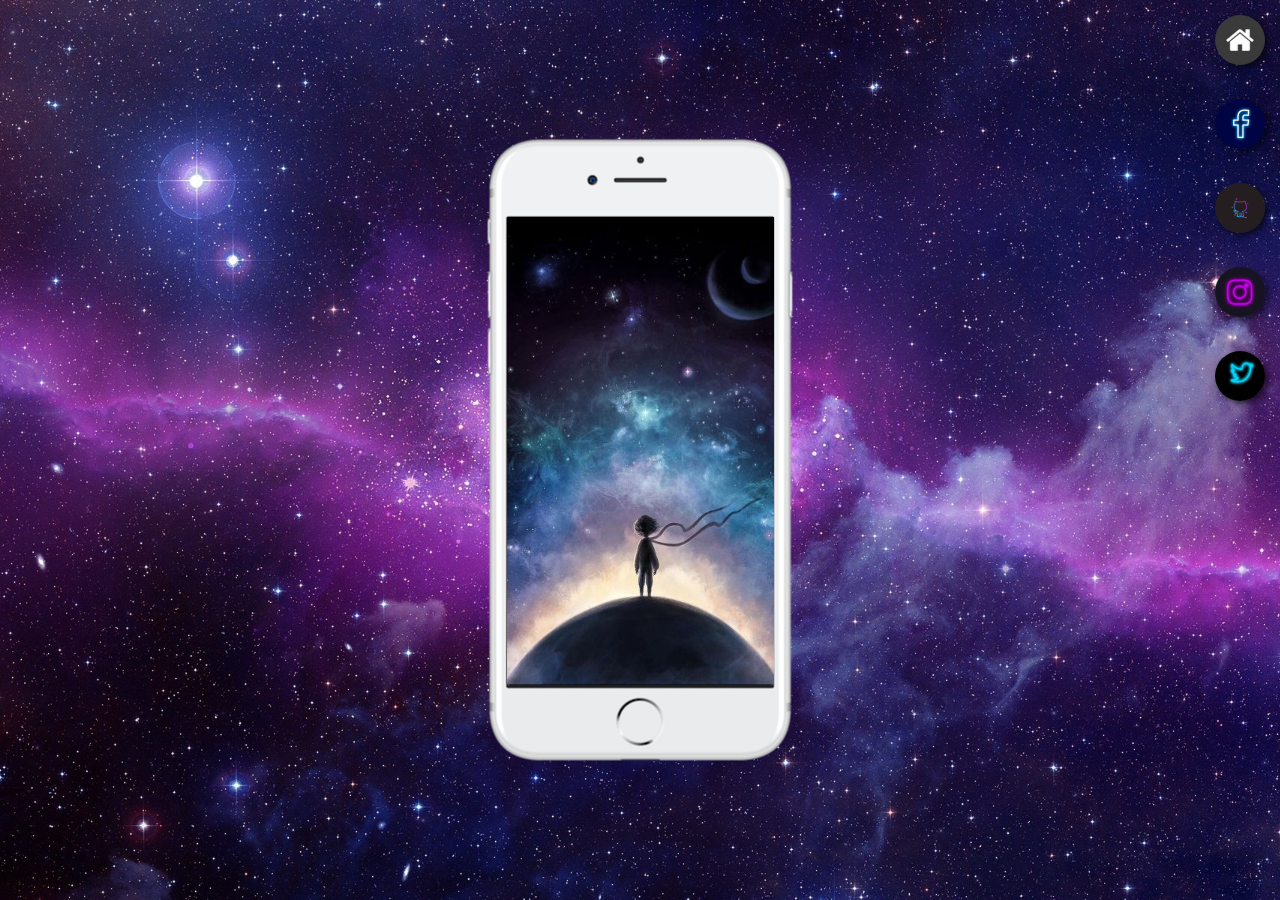
<file: index.html>
<!DOCTYPE html>
<html lang="pt-br">
<head>
    <meta charset="UTF-8">
    <meta http-equiv="X-UA-Compatible" content="IE=edge">
    <meta name="viewport" content="width=device-width, initial-scale=1.0">
    <title>Home</title>
    <link rel="stylesheet" href="./estilo/style.css">
</head>
<body class="fundo">
    <main>
        <section class="celular">
            <iframe src="home.html" frameborder="0" name="tela" class="tela"></iframe>
        </section>
        
        <section class="redes-sociais">
            <abbr title="Inicio"><a href="home.html" target="tela"><img src="imagens/logo-home.jpg" alt="inicio"></a></abbr>
            <abbr title="Facebook"><a href="facebook.html" target="tela"><img src="imagens/logo-face.jpg" alt="facebook"></a></abbr>
            <abbr title="Github"><a href="github.html" target="tela"><img src="imagens/logo-github.jpg" alt="github"></a></abbr>
            <abbr title="Instagram"><a href="instagram.html" target="tela"><img src="imagens/logo-insta.jpg" alt="instagram"></a></abbr>
            <abbr title="Twitter"><a href="twitter.html" target="tela"><img src="imagens/logo-twitter.jpg" alt="twitter"></a></abbr>
        </section>
    </main>
</body>
</html>
</file>
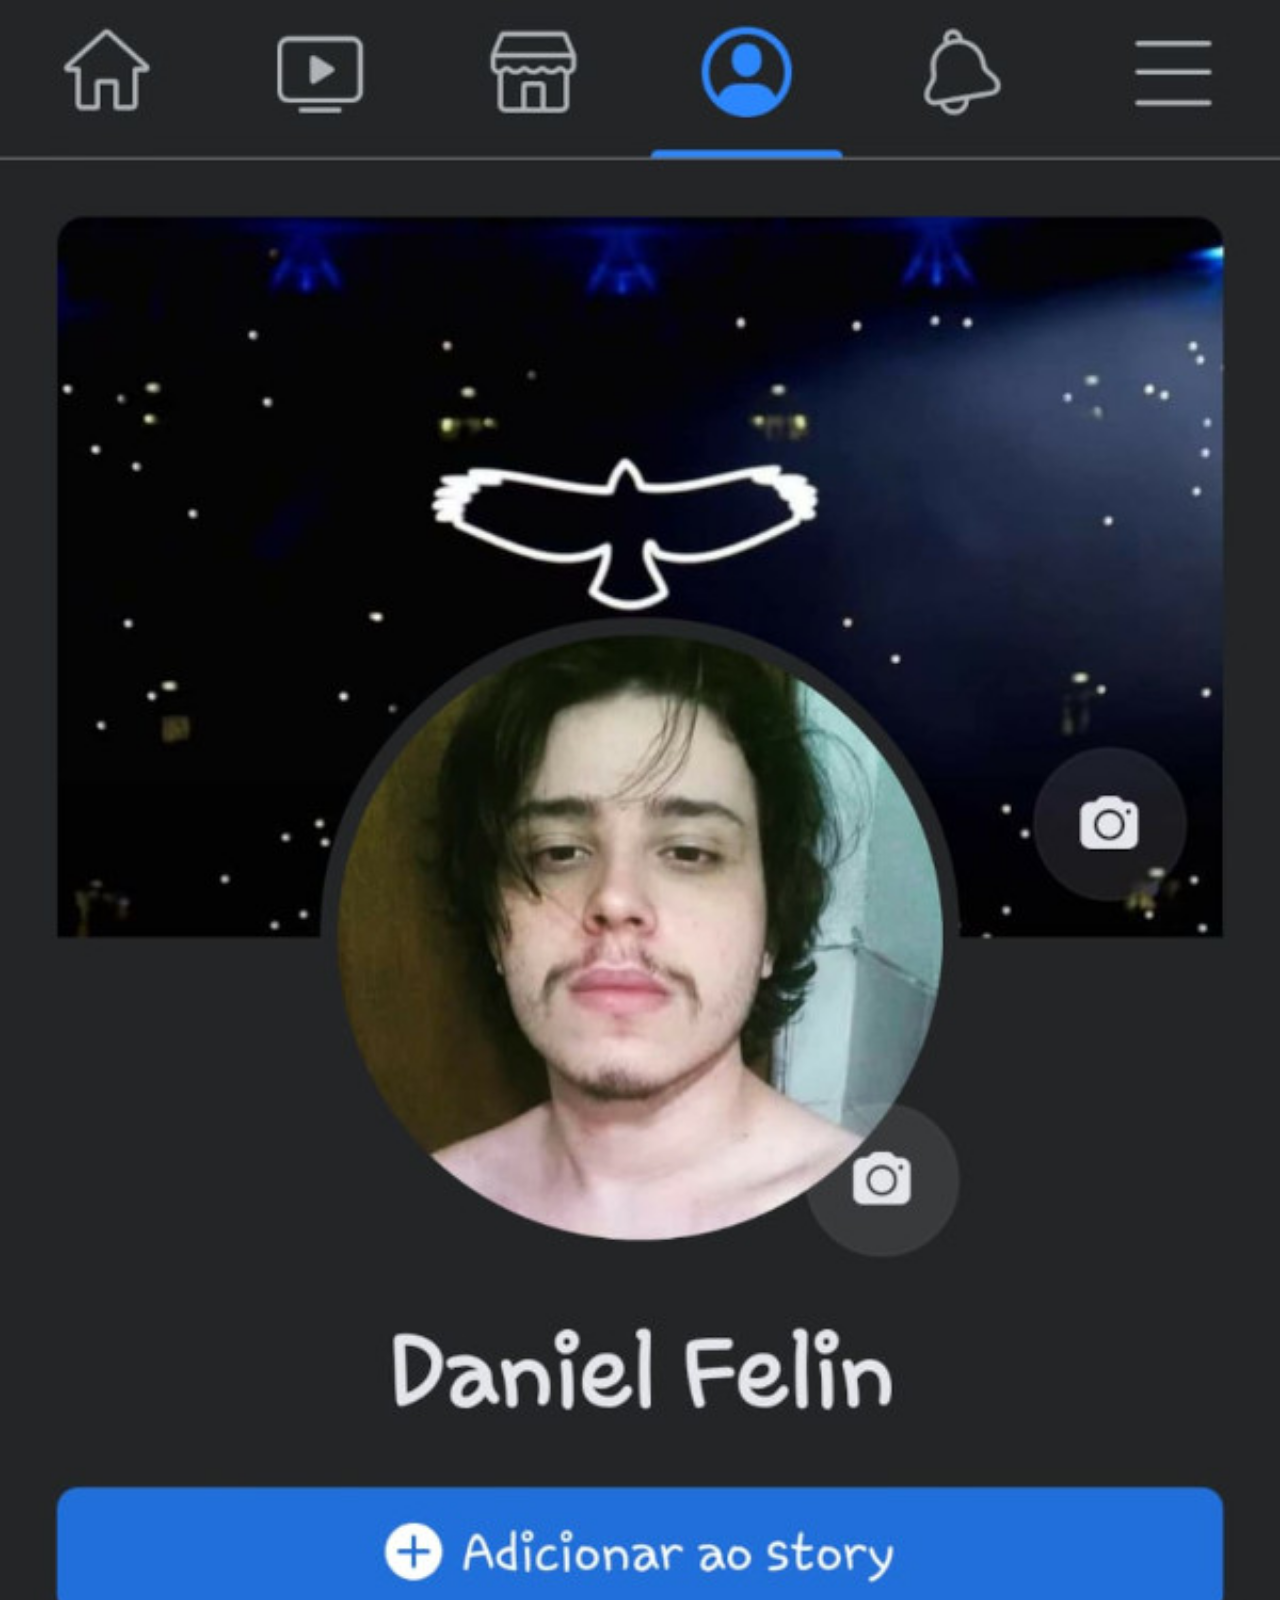
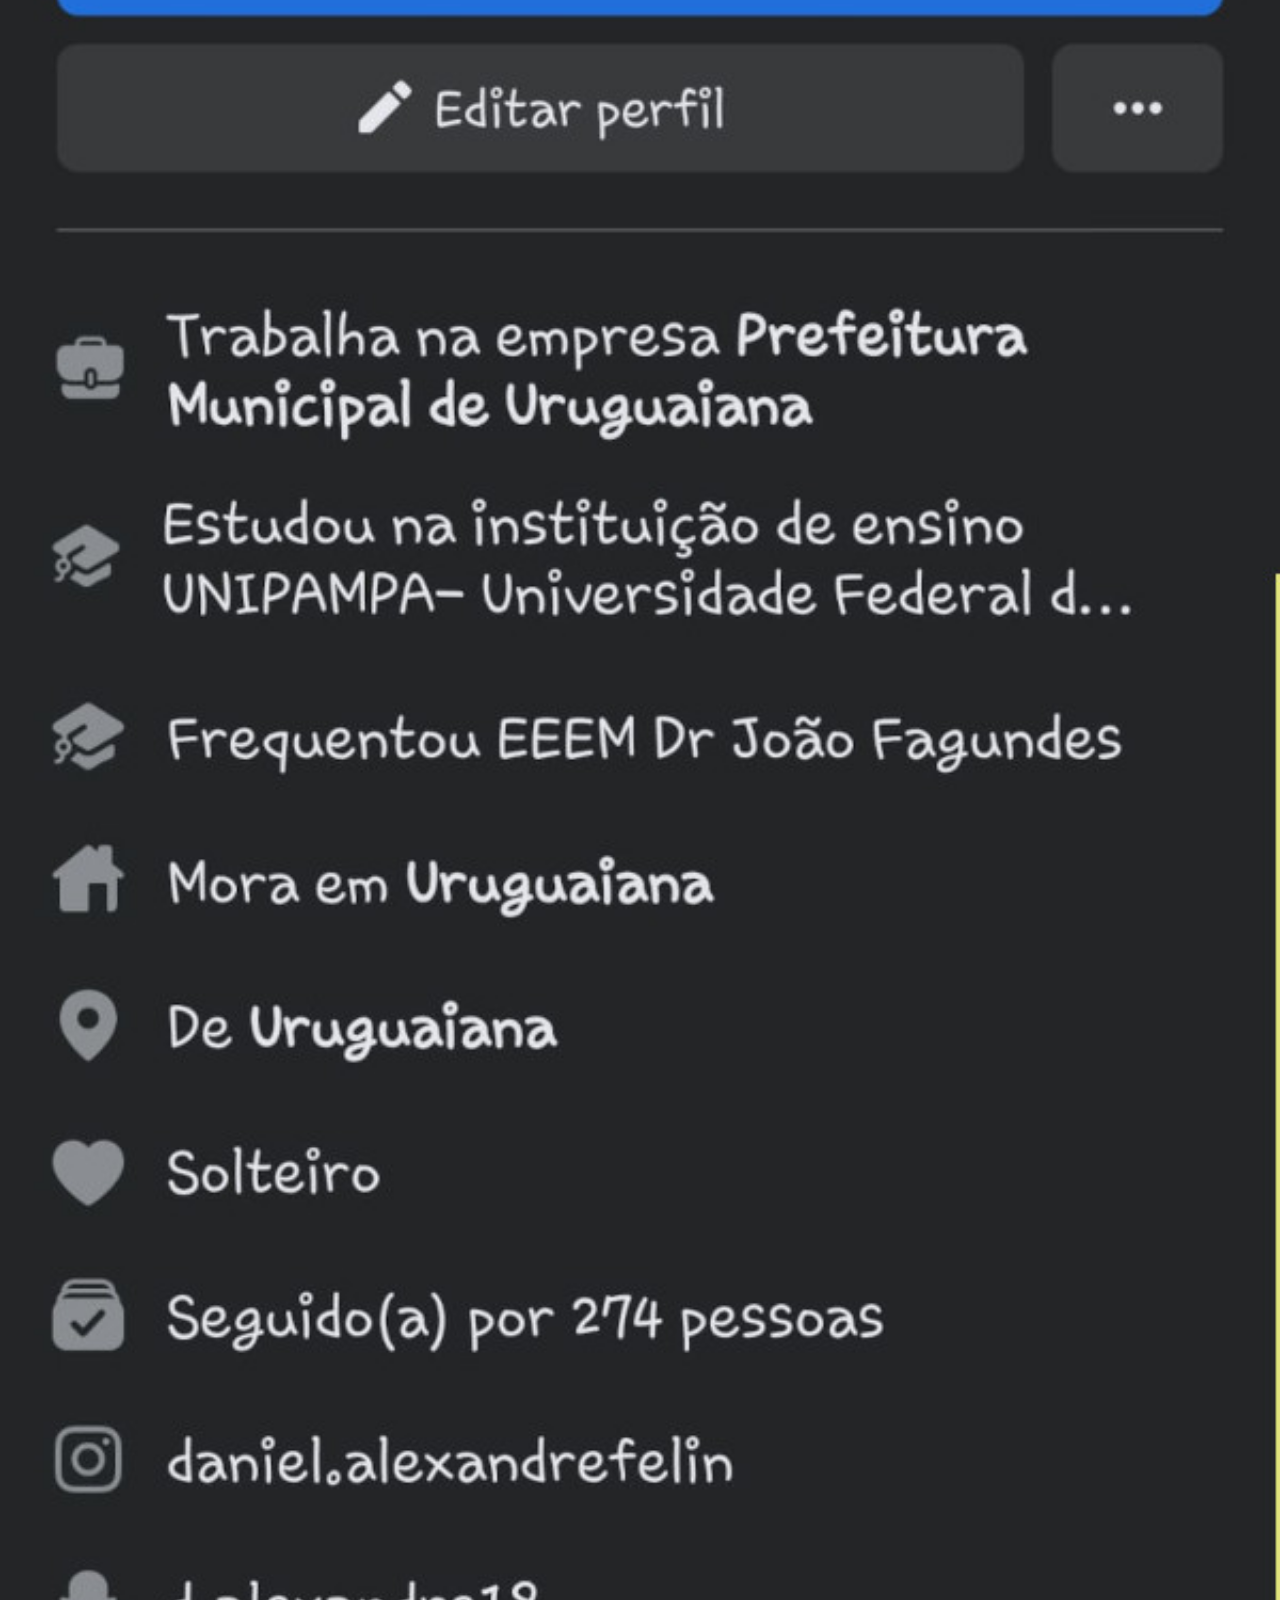
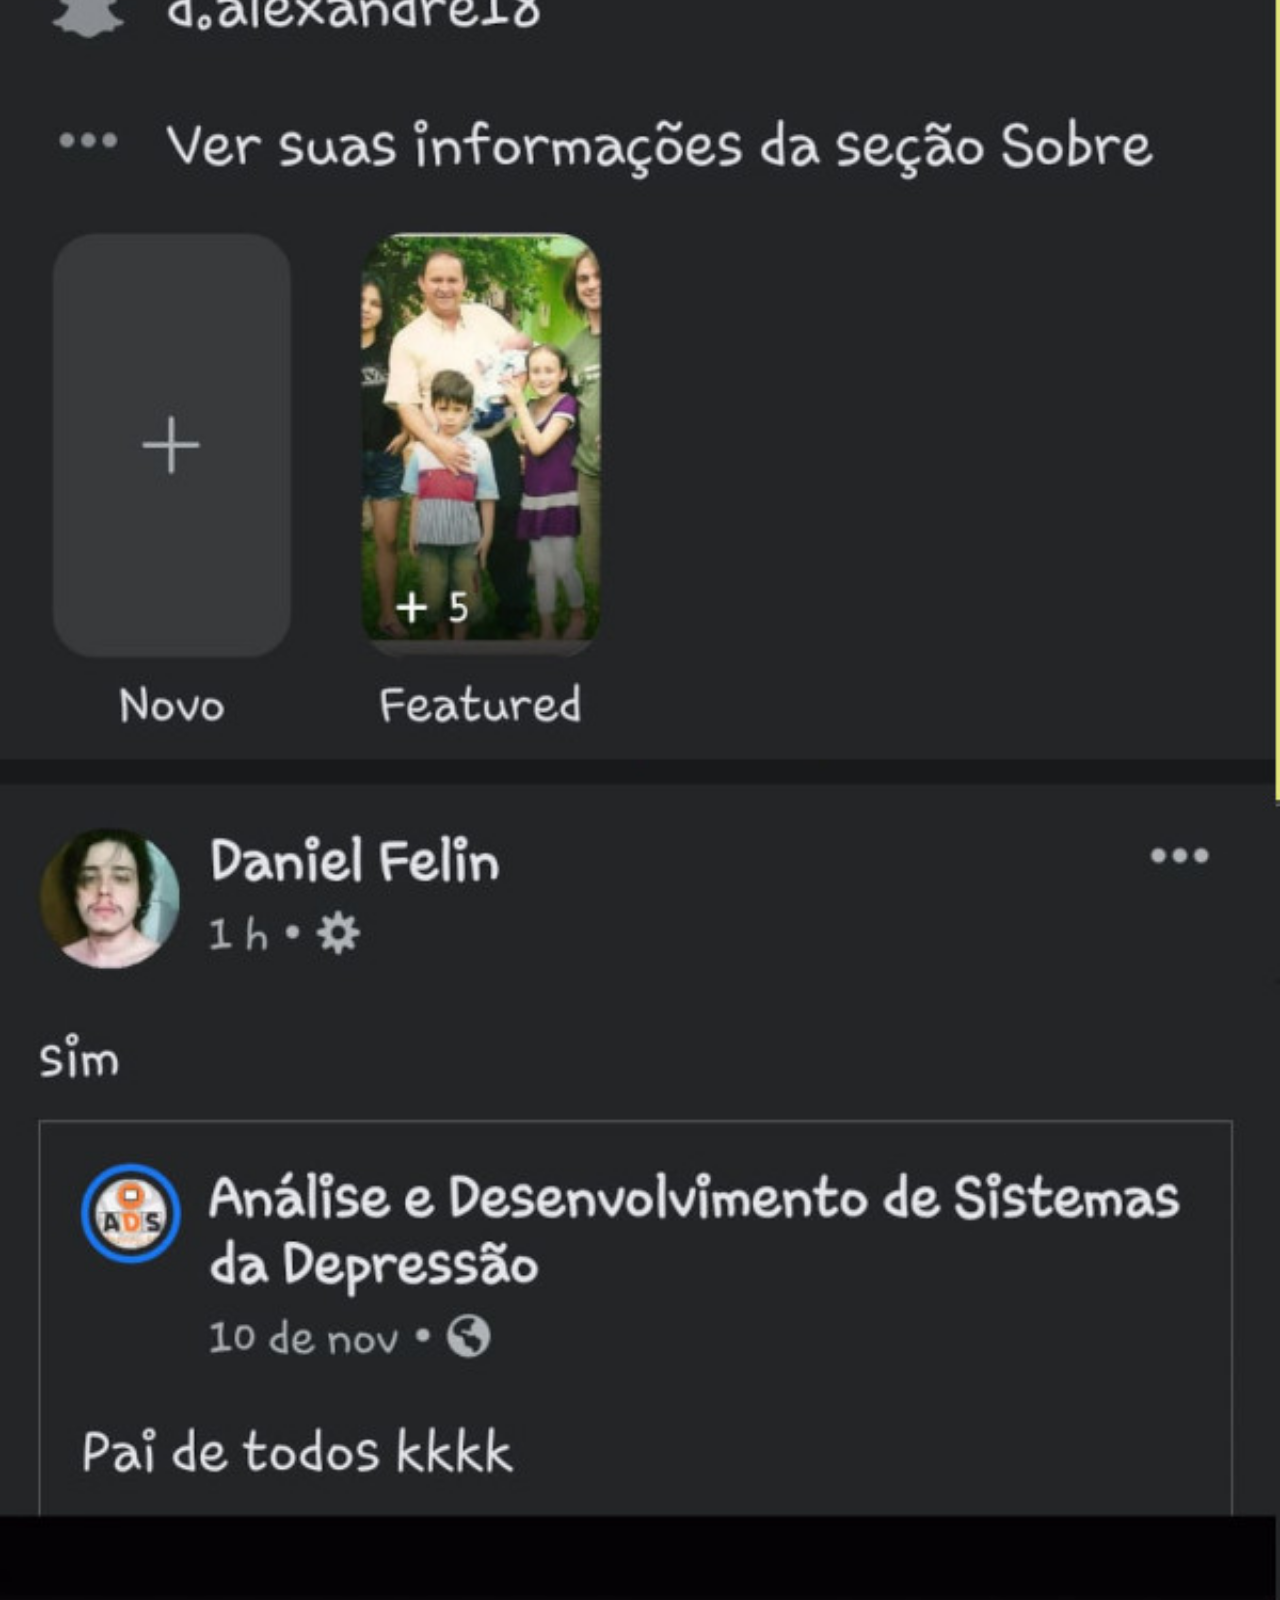
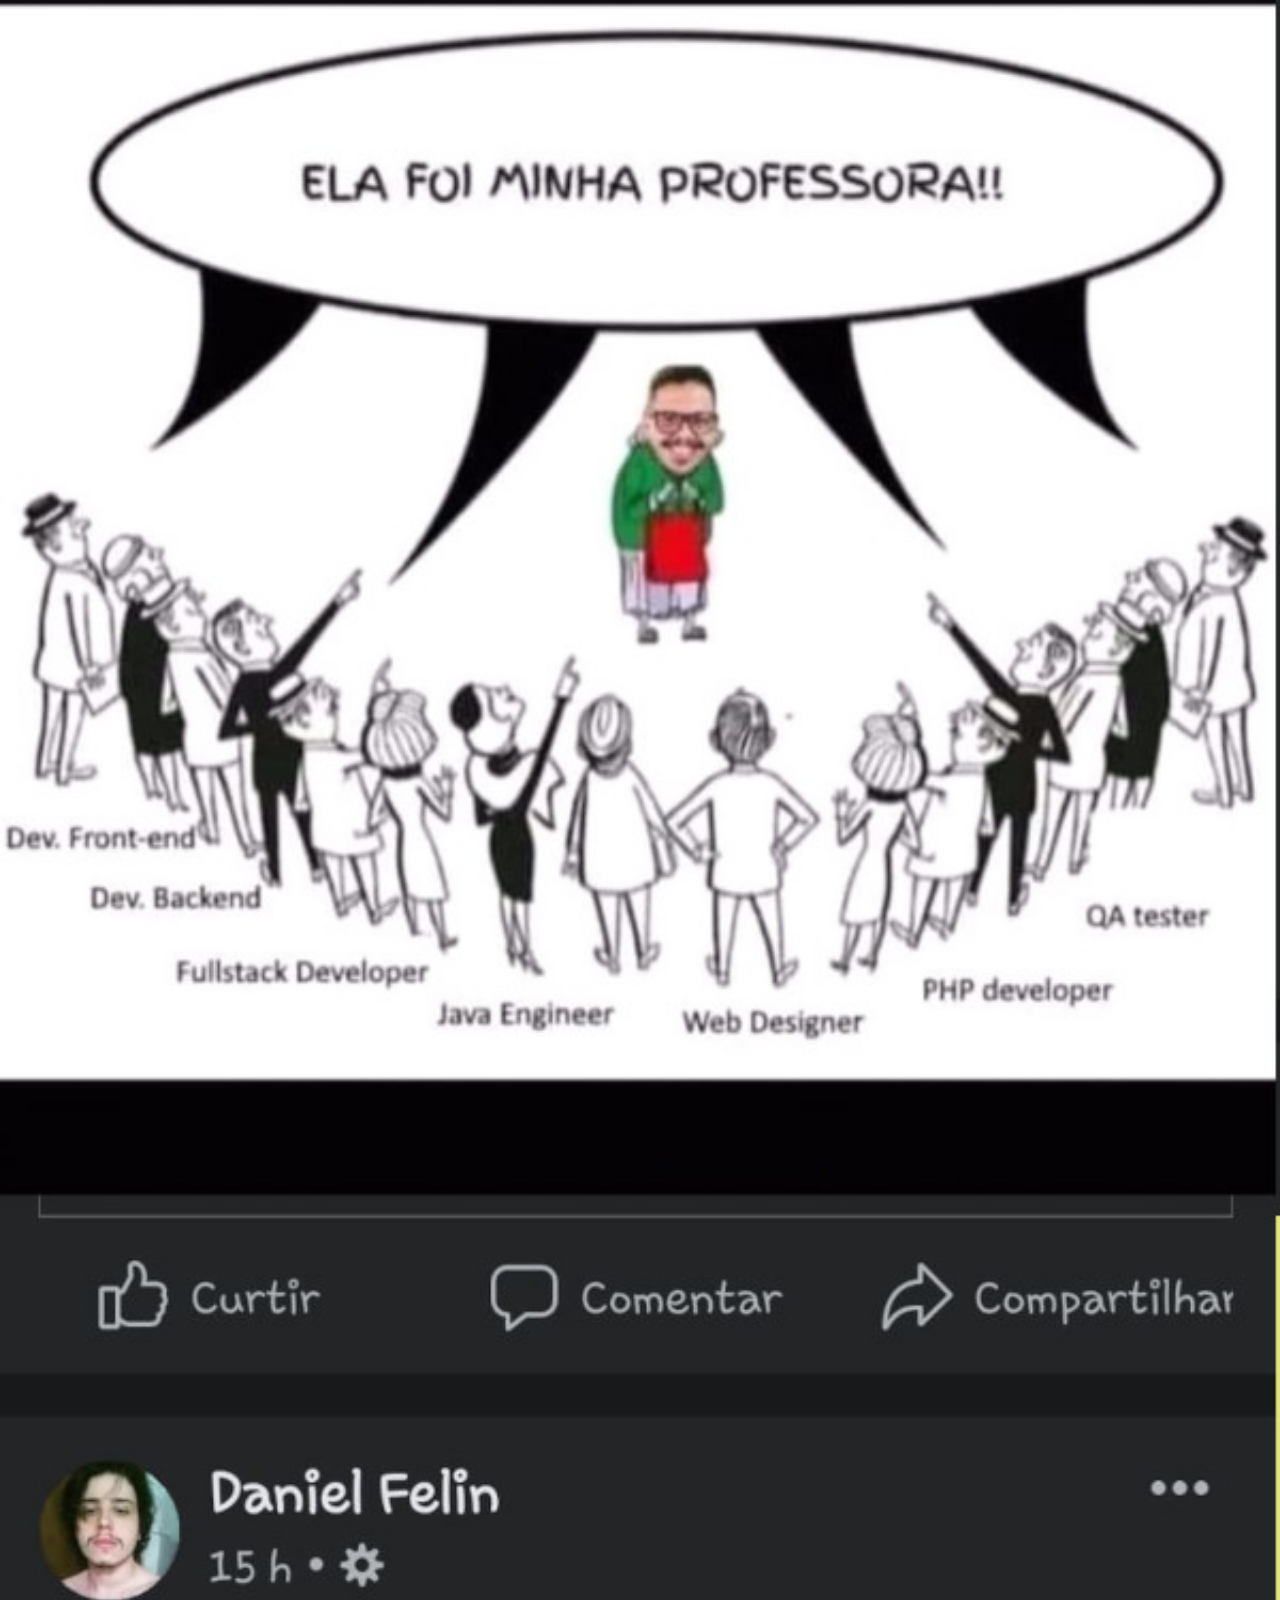
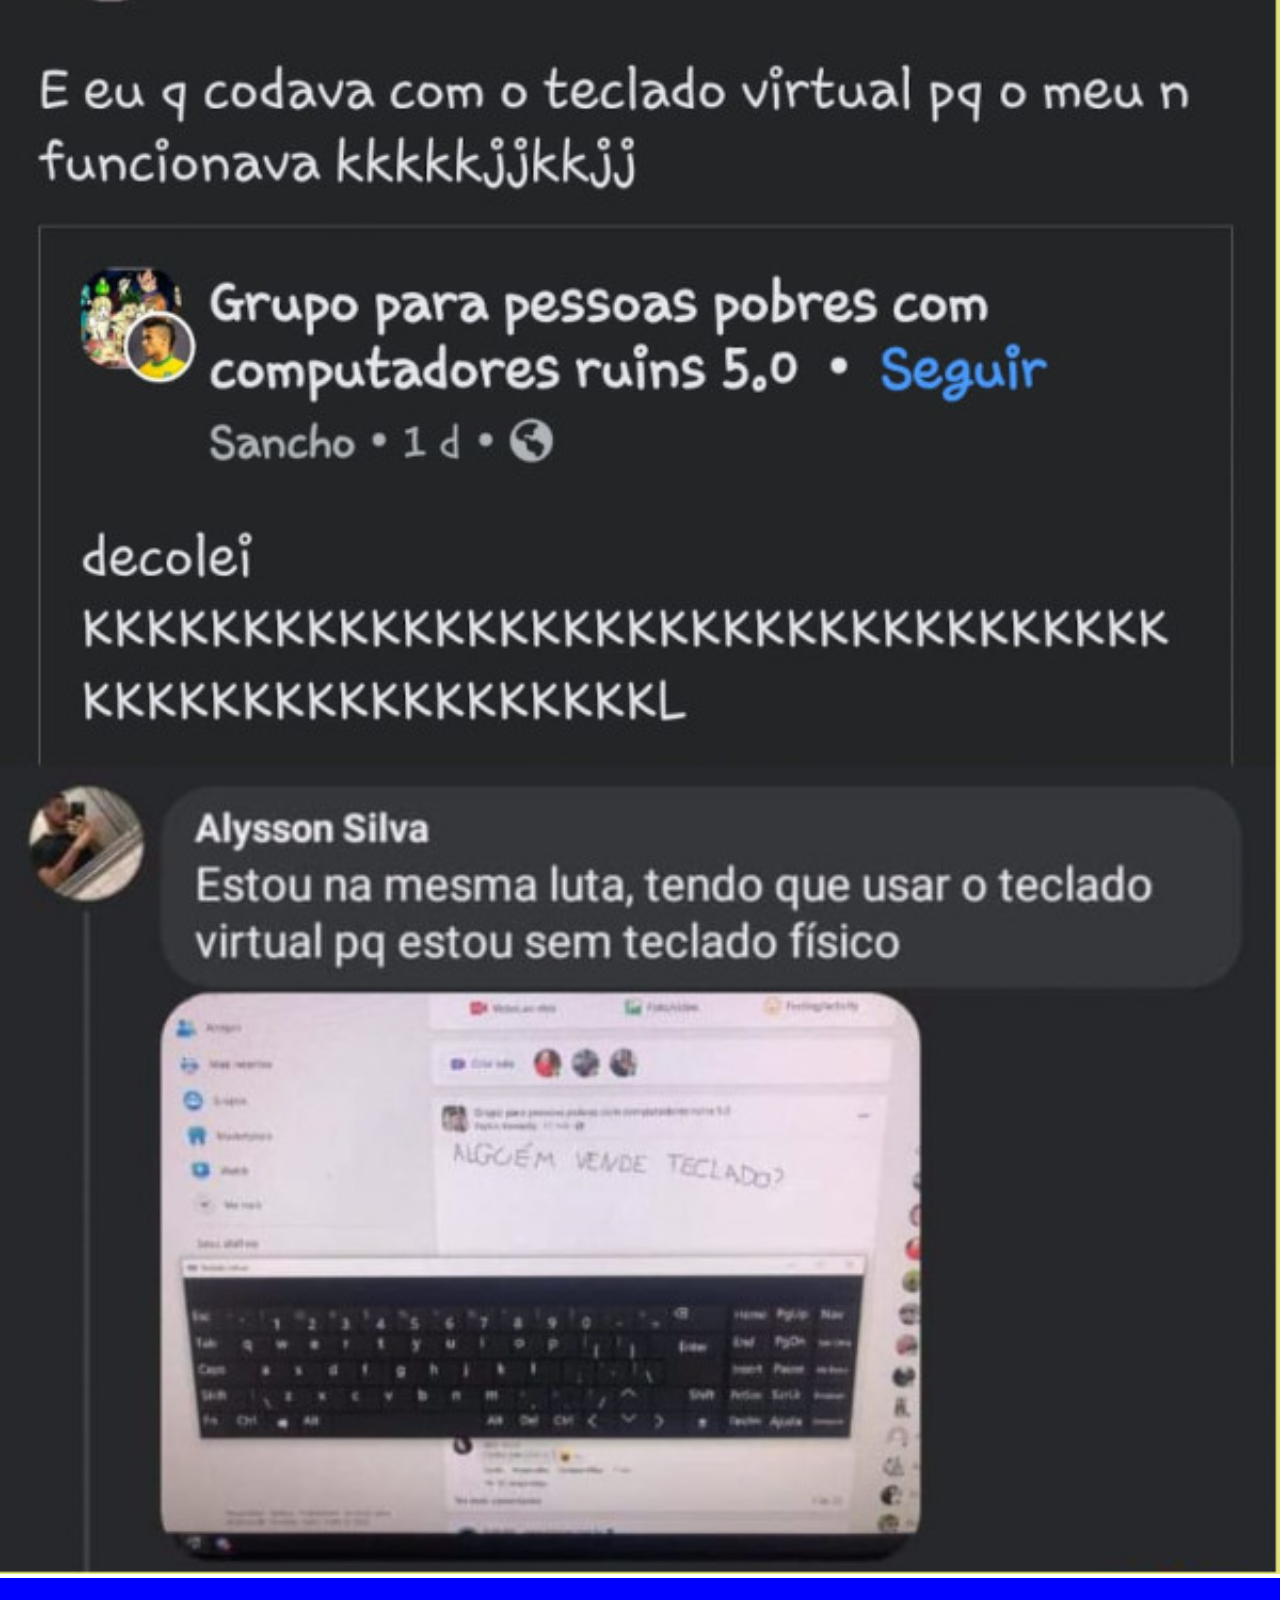
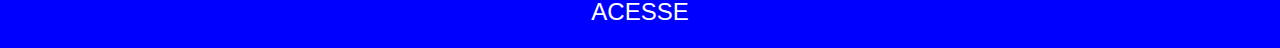
<file: facebook.html>
<!DOCTYPE html>
<html lang="pt-br">
<head>
    <meta charset="UTF-8">
    <meta http-equiv="X-UA-Compatible" content="IE=edge">
    <meta name="viewport" content="width=device-width, initial-scale=1.0">
    <title>Document</title>
    <link rel="stylesheet" href="./estilo/sociais.css">
</head>
<body>
    <img src="imagens/face.jpeg" alt="facebook">
    <a href="https://www.facebook.com/daniel.felin.1" target="_blank">ACESSE</a>   
</body>
</html>
</file>
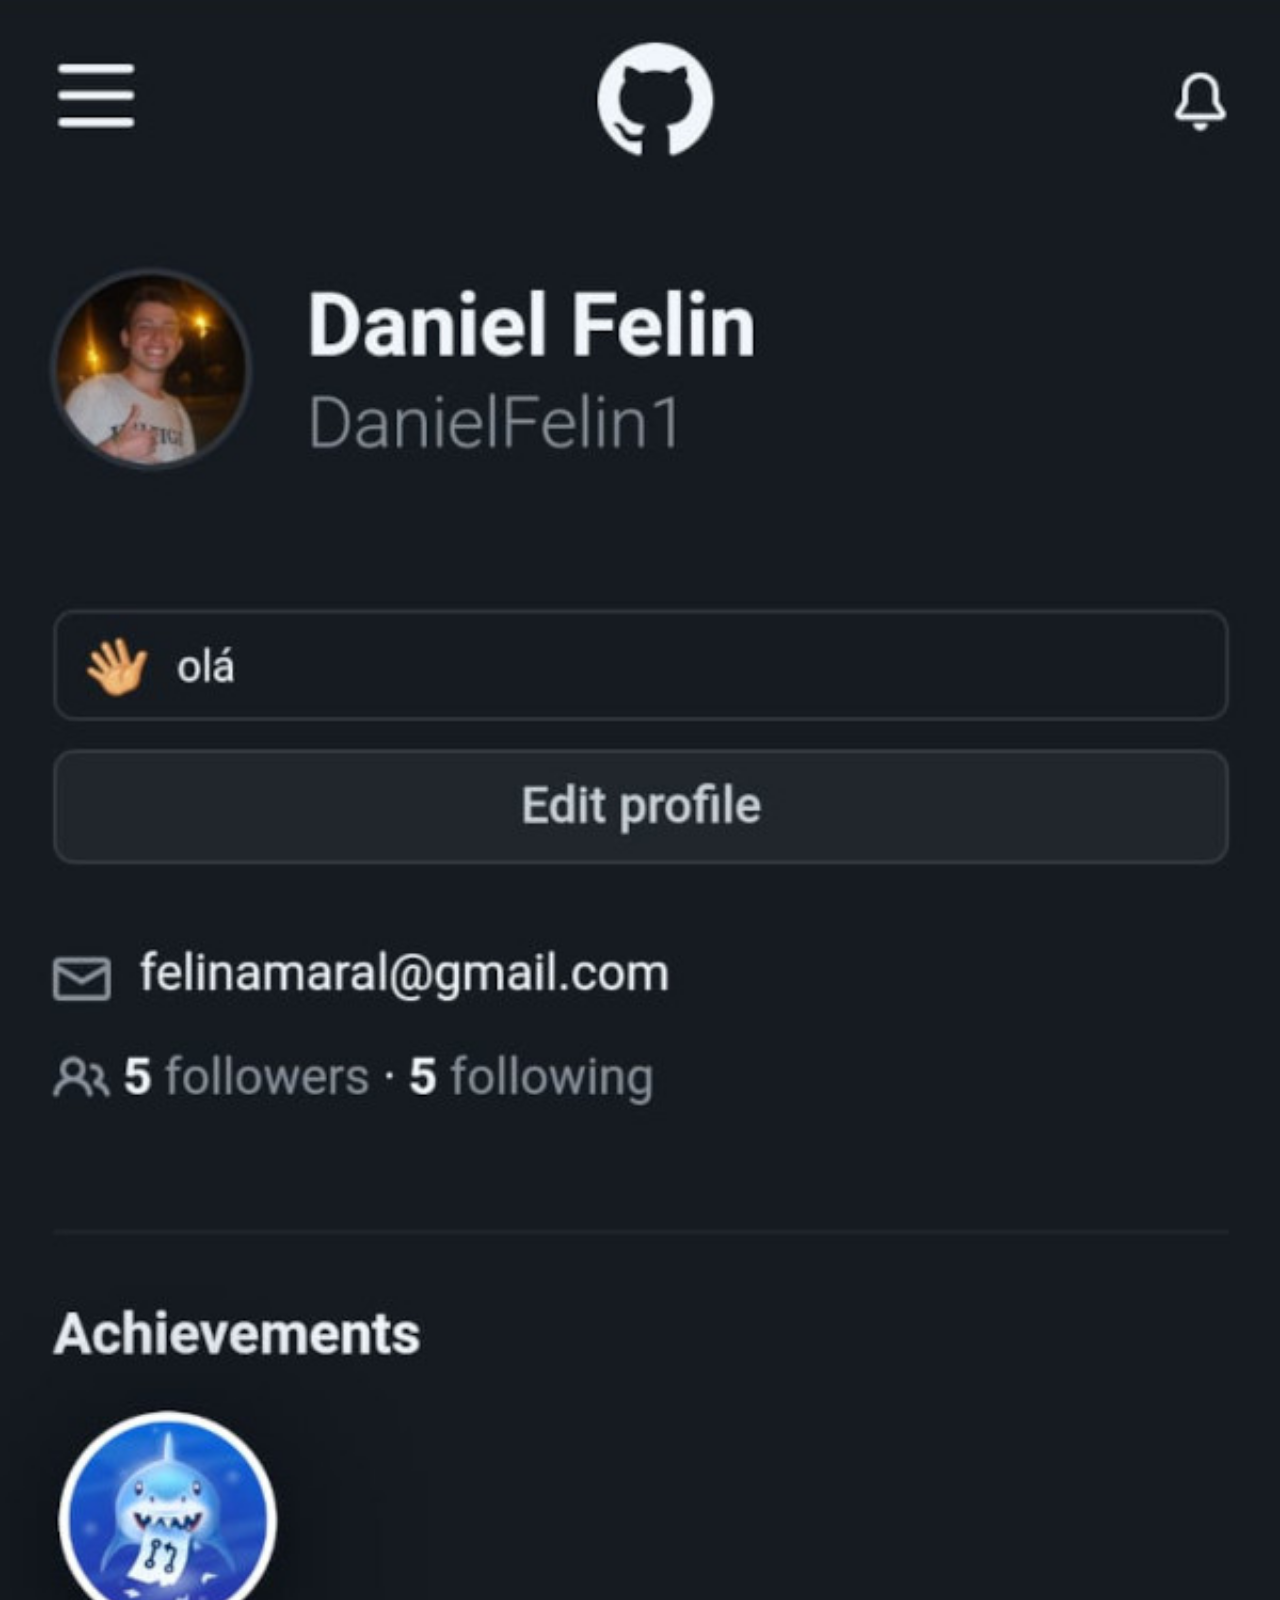
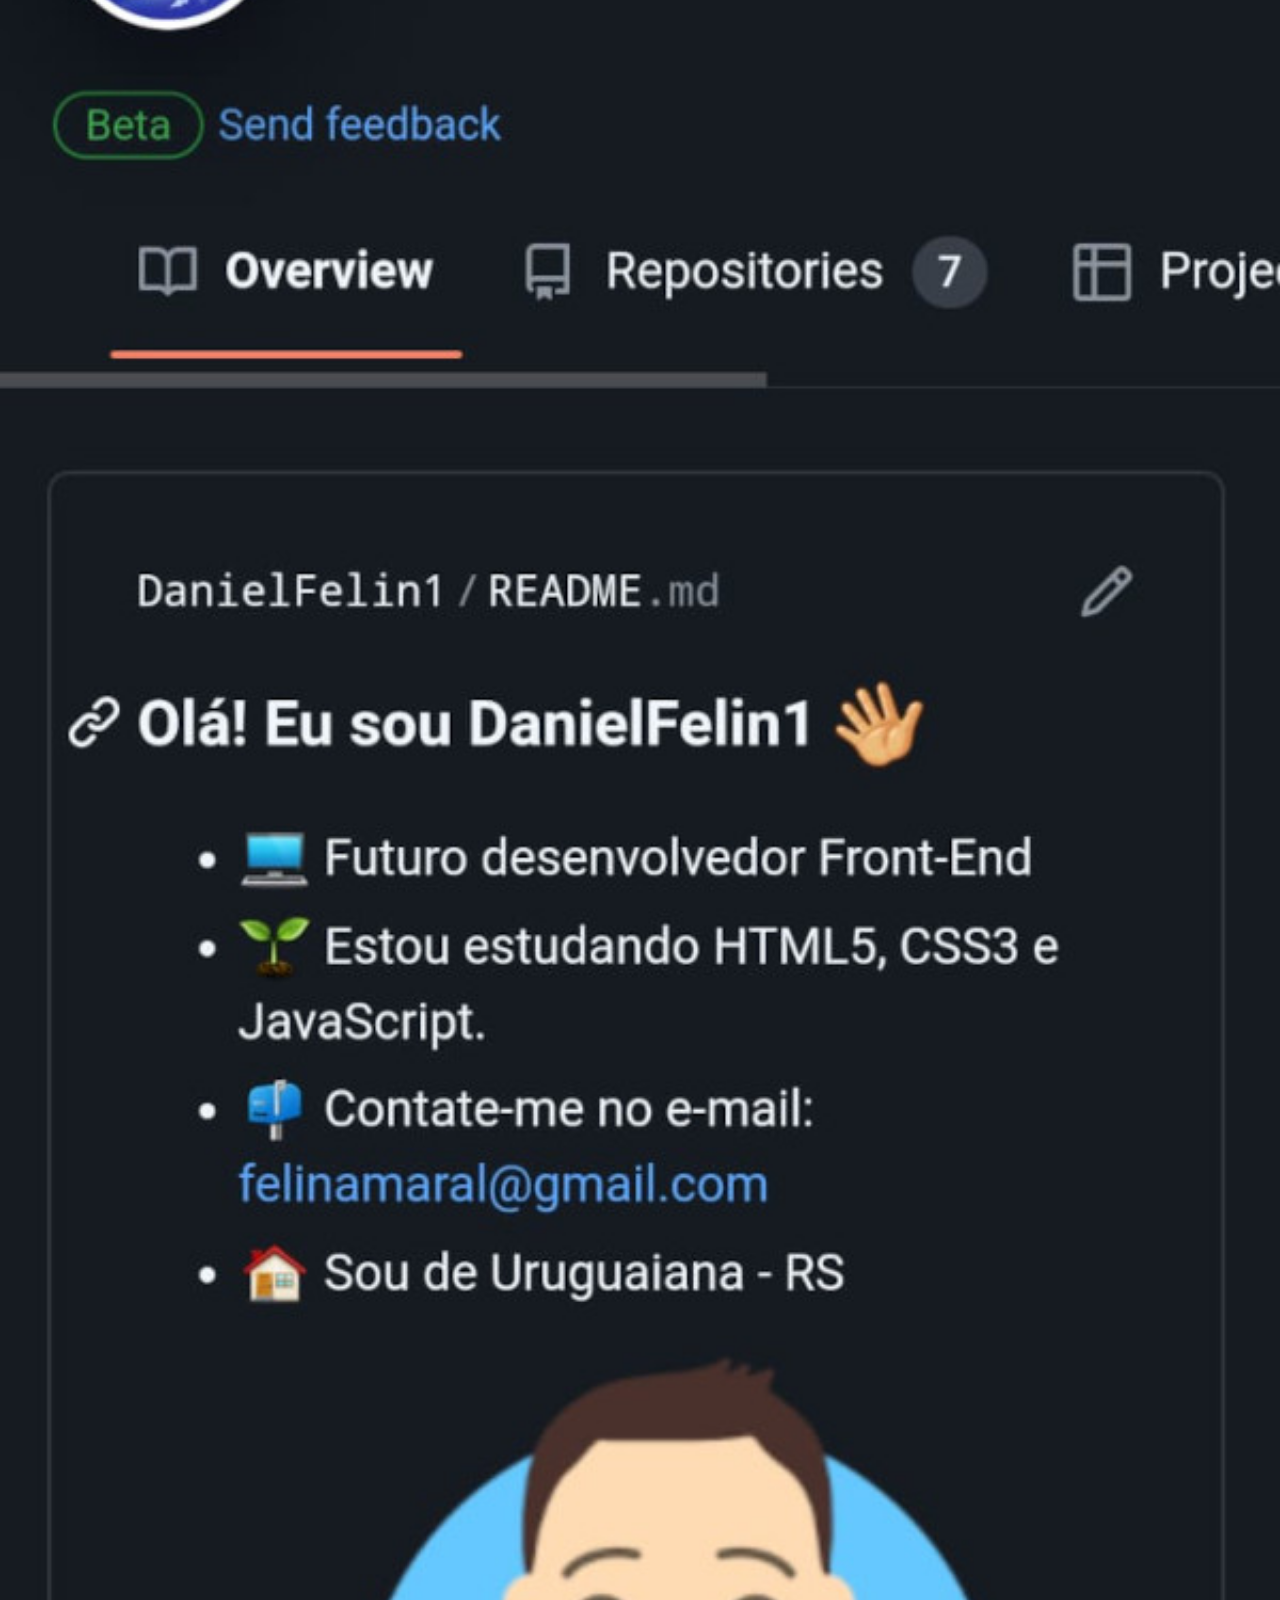
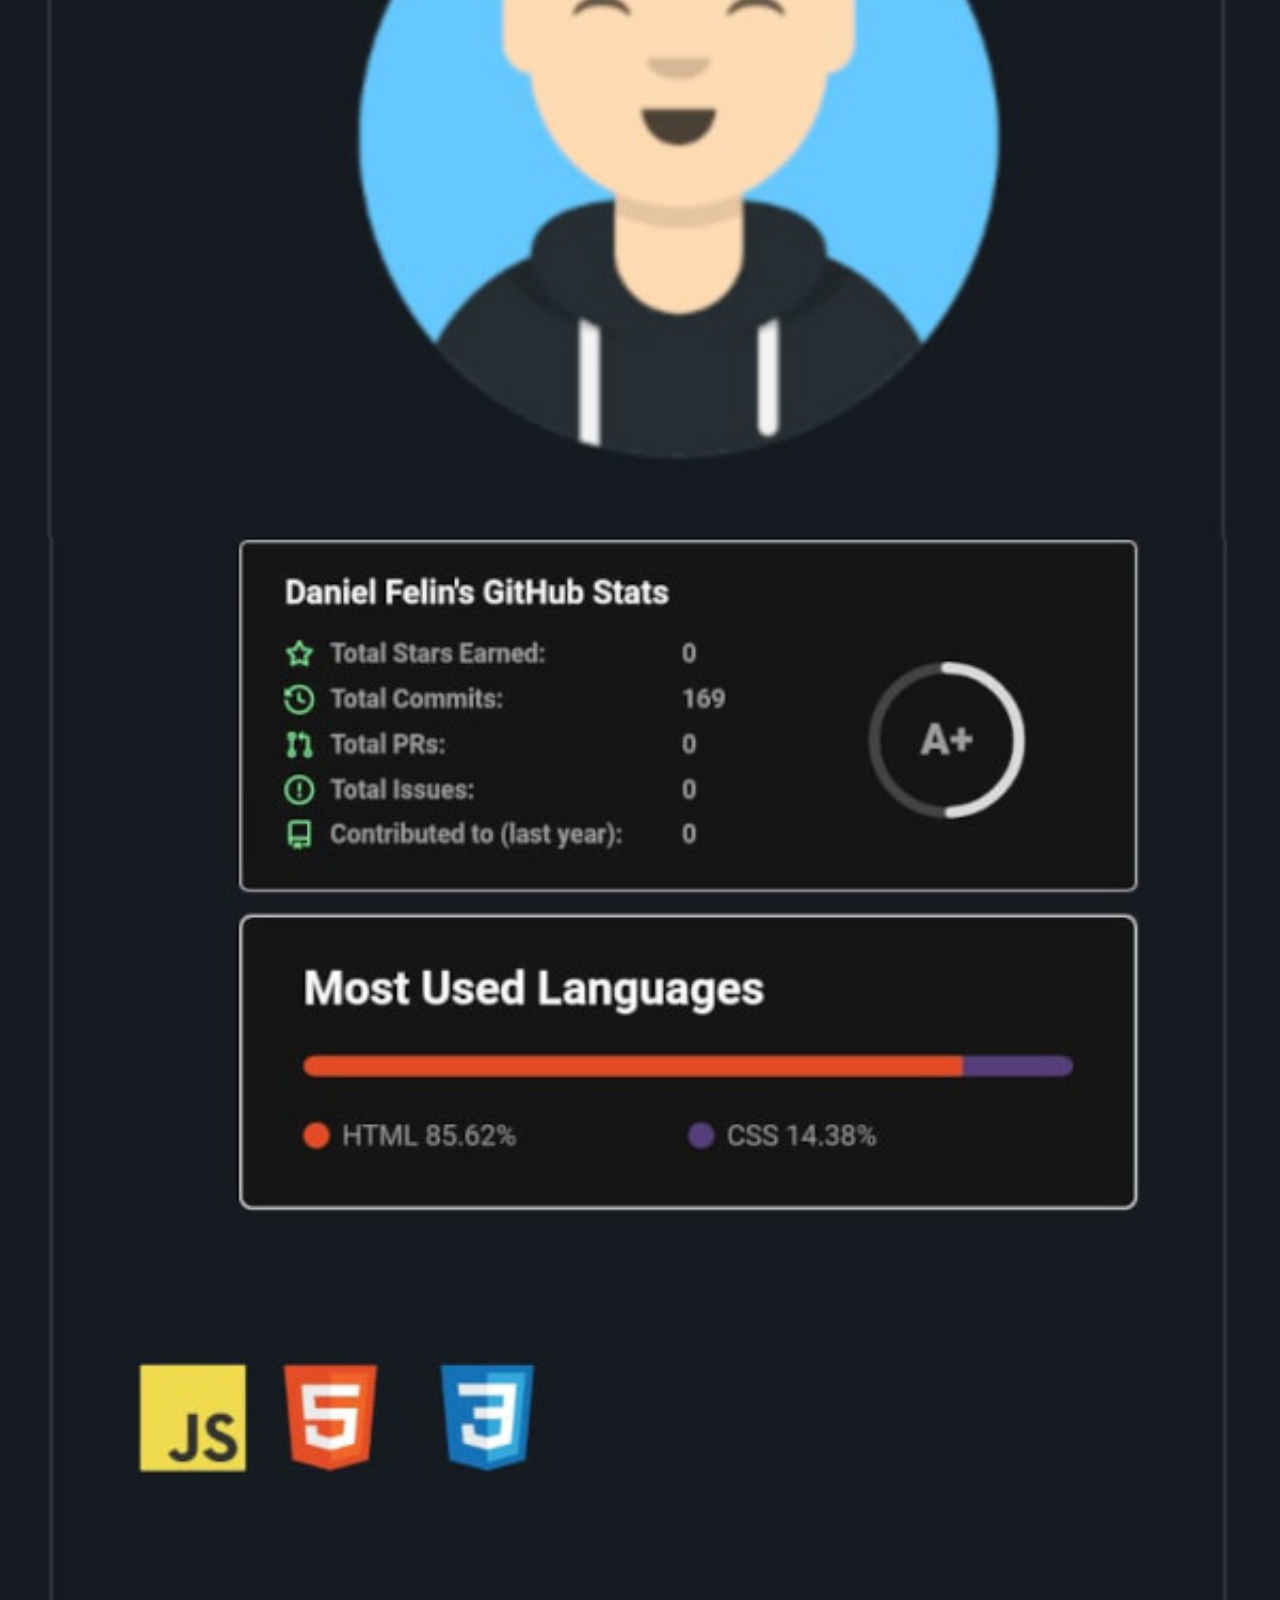
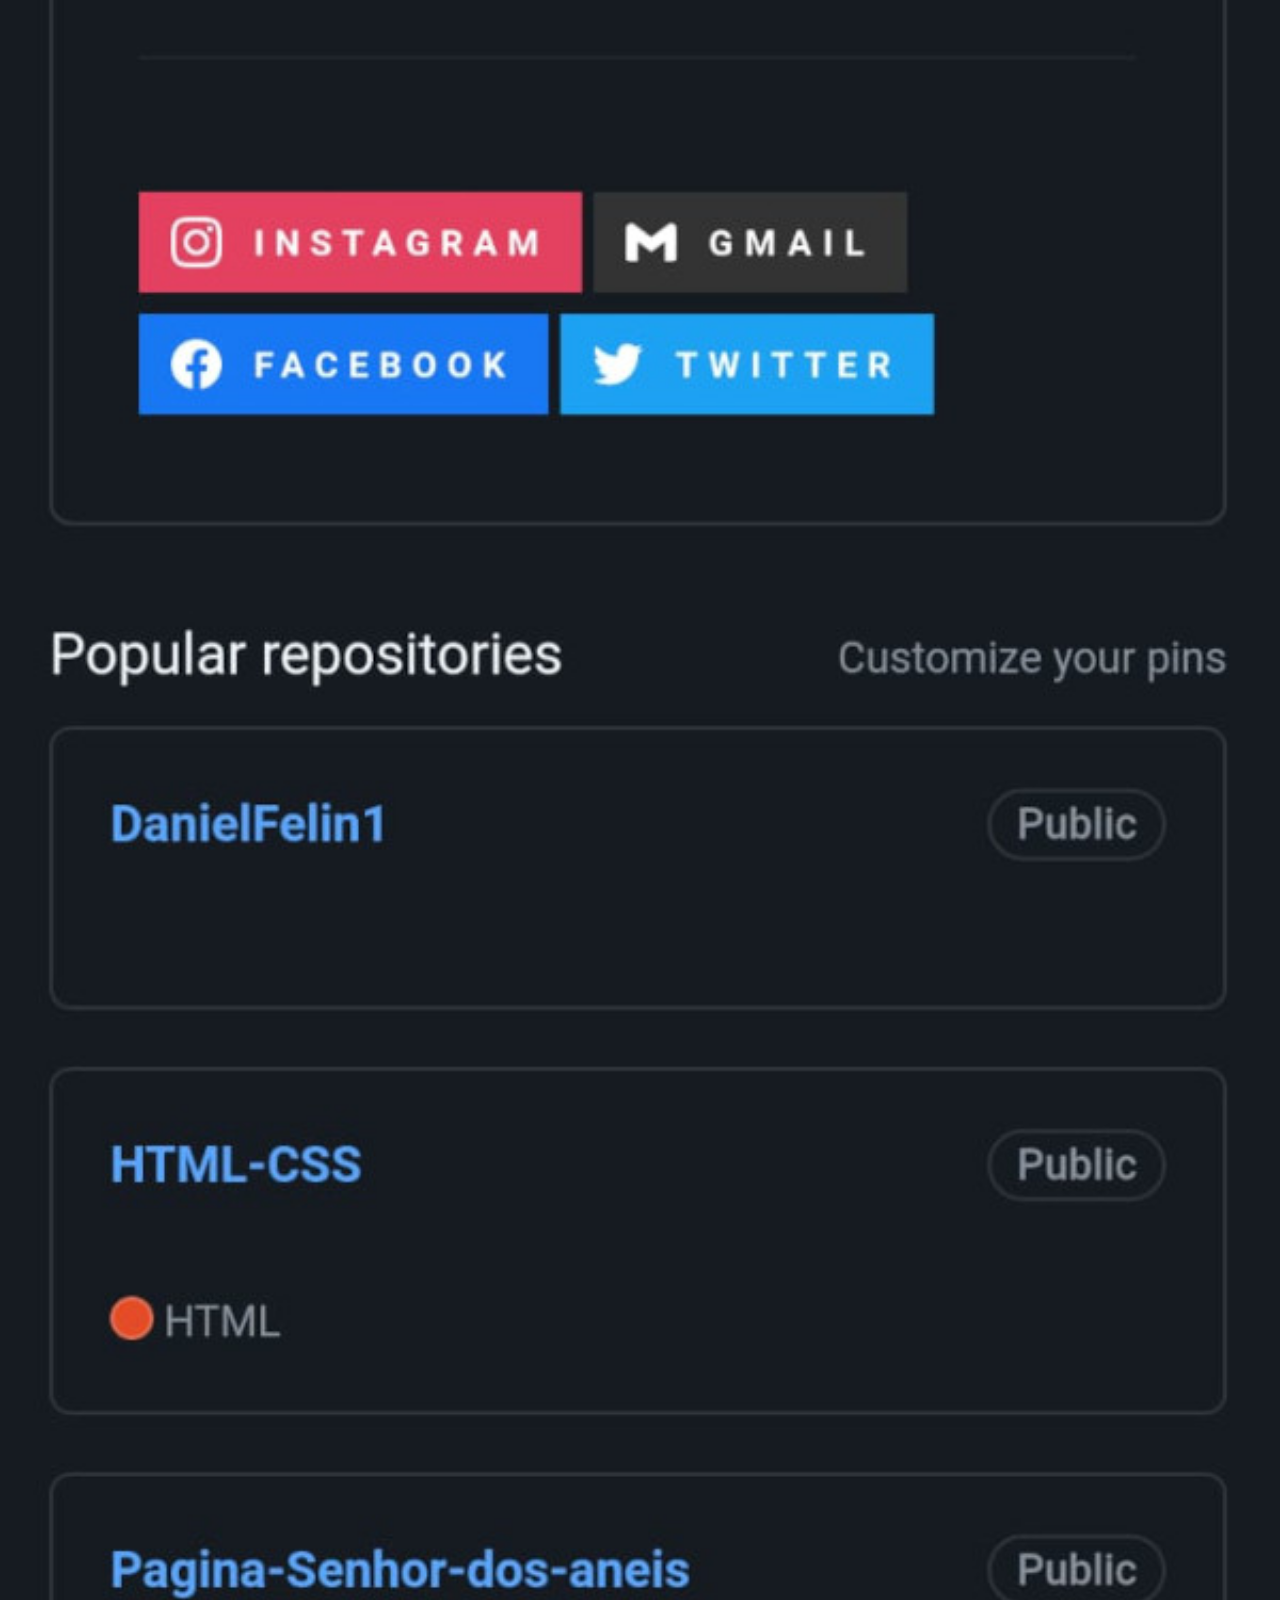
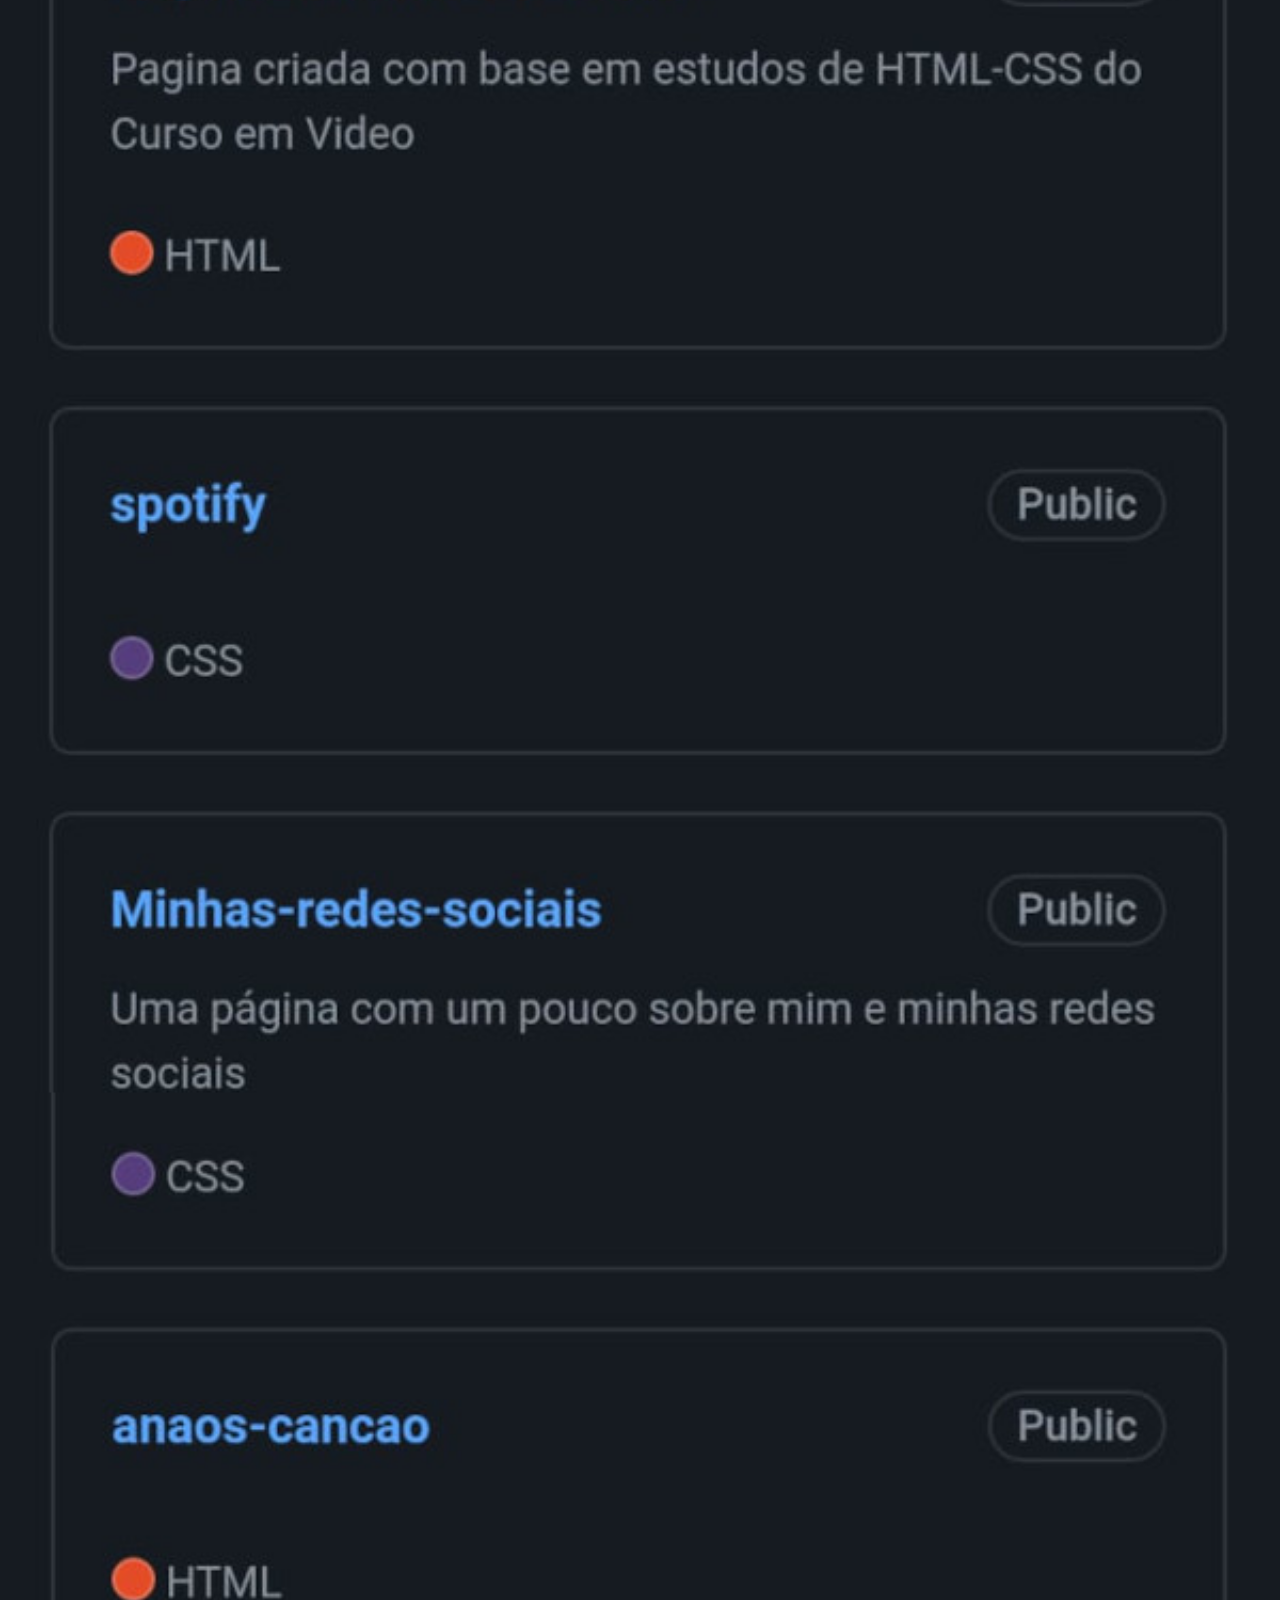
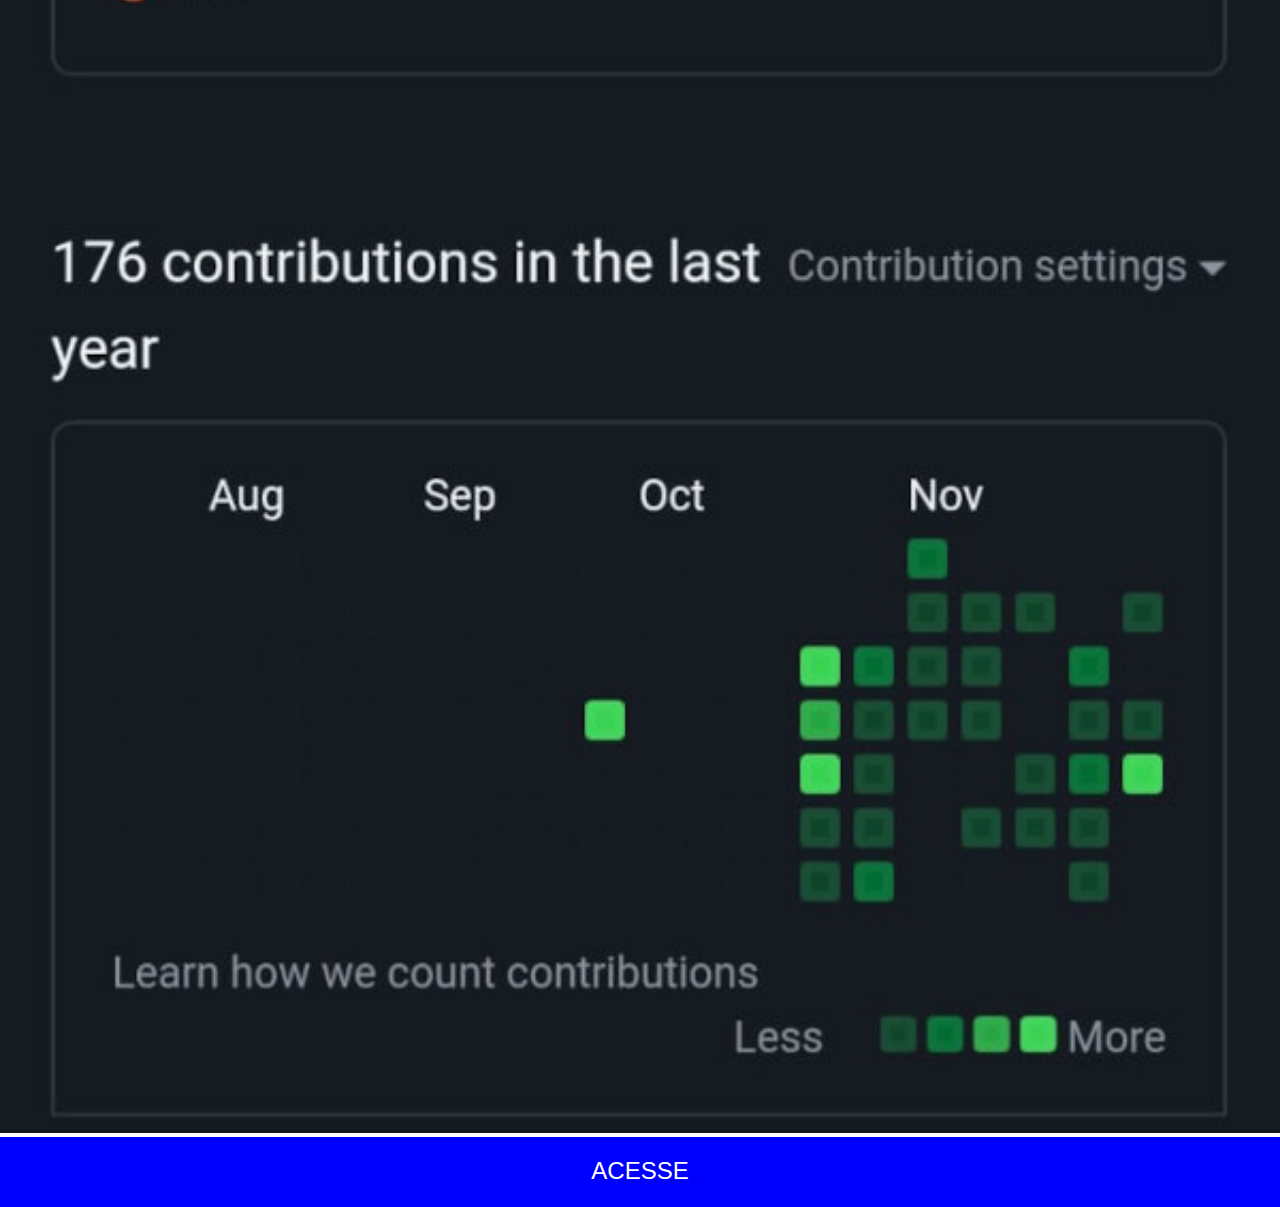
<file: github.html>
<!DOCTYPE html>
<html lang="pt-br">
<head>
    <meta charset="UTF-8">
    <meta http-equiv="X-UA-Compatible" content="IE=edge">
    <meta name="viewport" content="width=device-width, initial-scale=1.0">
    <title>Document</title>
    <link rel="stylesheet" href="./estilo/sociais.css">
</head>
<body>
    <img src="imagens/github.jpeg" alt="github">
    <a href="https://github.com/DanielFelin1" target="_blank">ACESSE</a>   
</body>
</html>
</file>
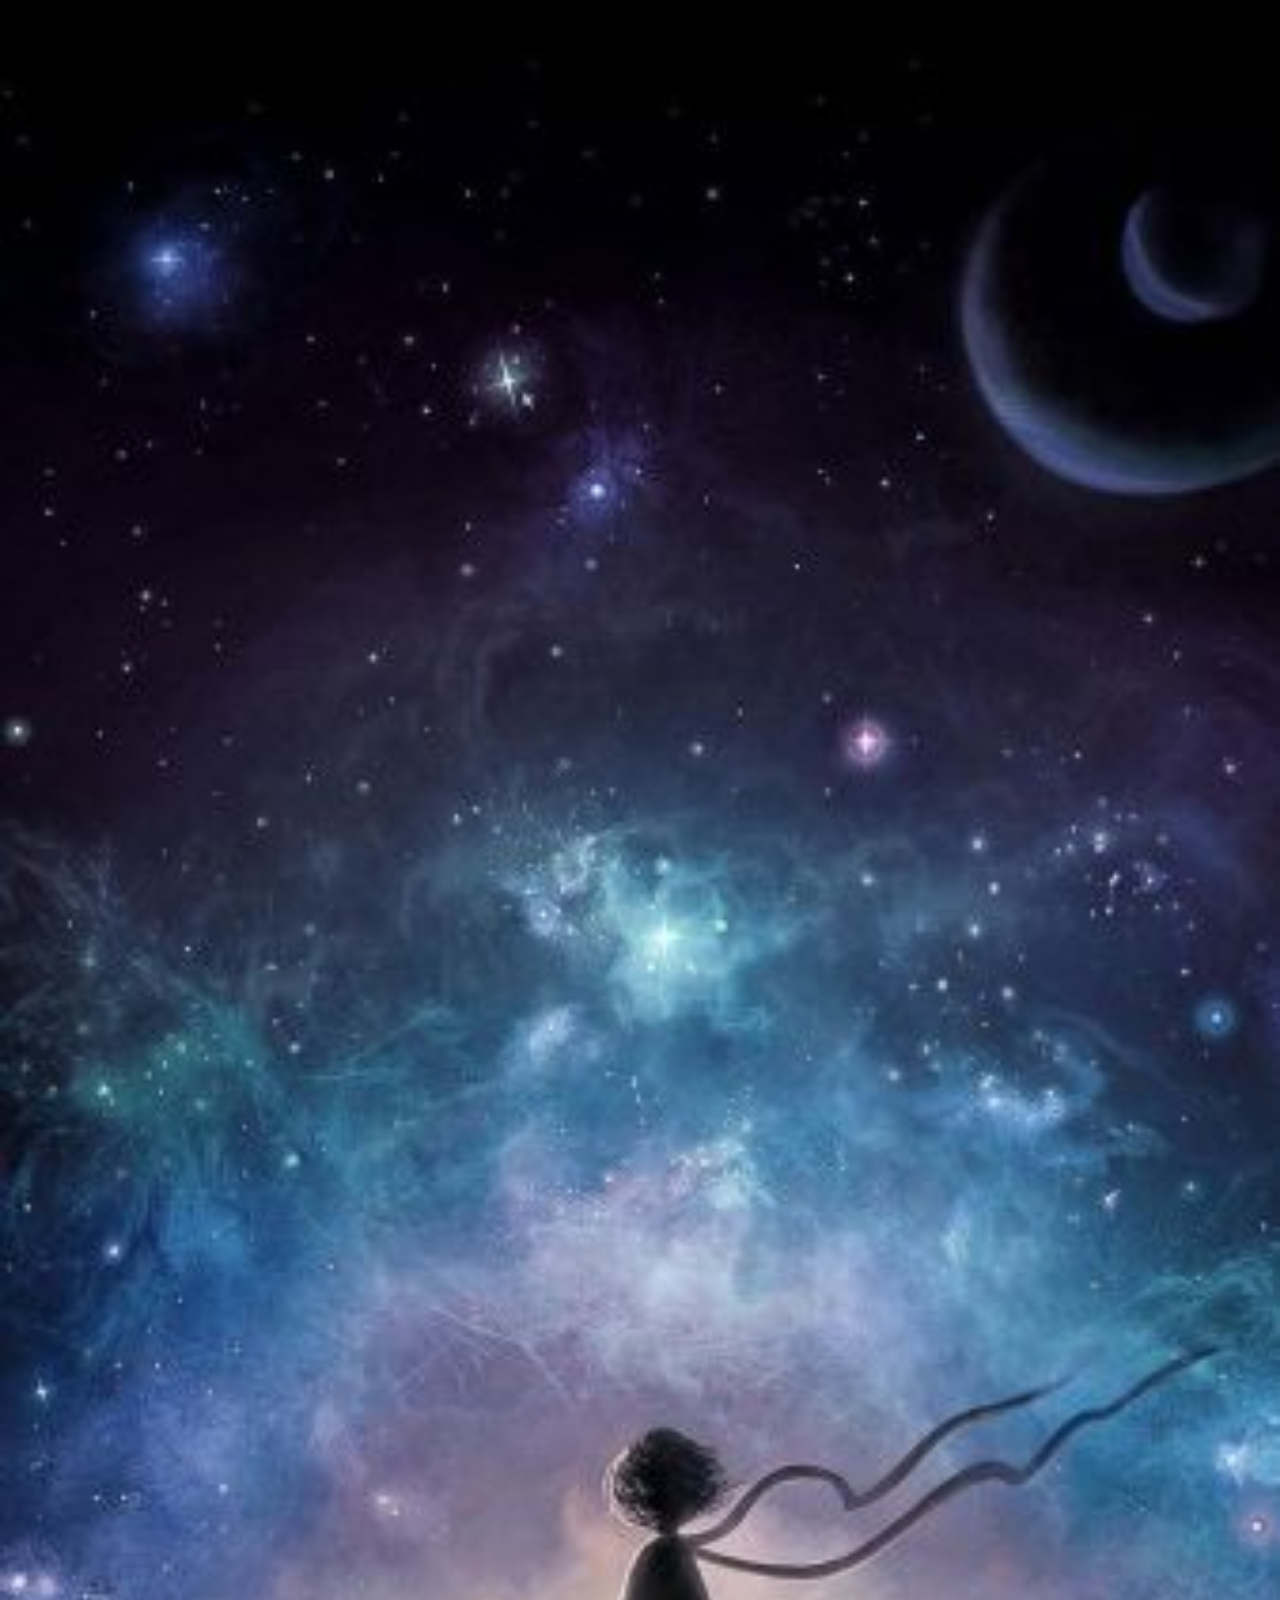
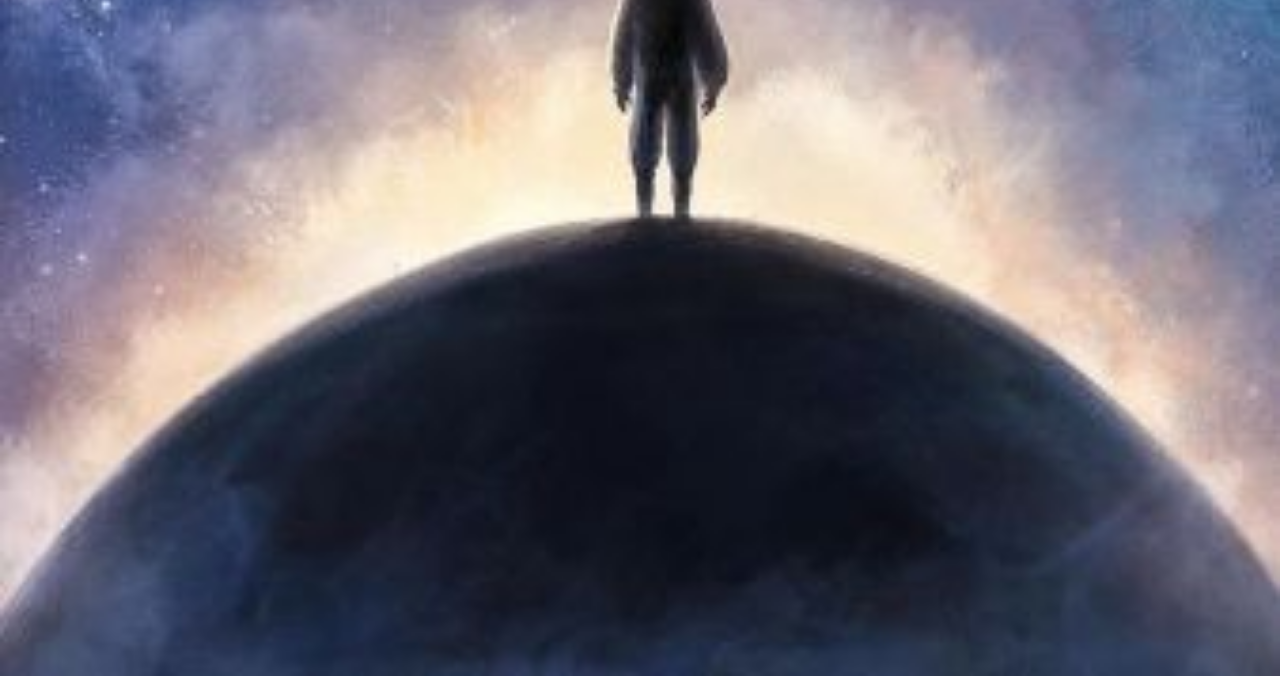
<file: home.html>
<!DOCTYPE html>
<html lang="pt-br">
<head>
    <meta charset="UTF-8">
    <meta http-equiv="X-UA-Compatible" content="IE=edge">
    <meta name="viewport" content="width=device-width, initial-scale=1.0">
    <title>Document</title>
    <style>
        ::-webkit-scrollbar{
            width: 0%;
            height: 0%;
        }

        *{
            padding: 0%;
            margin: 0%;
        }
        body img{
            width: 100vw;
            background-size: cover;
        }
    </style>
</head>
<body>
    <img src="imagens/home-img.jpg" alt="">  
</body>
</html>
</file>
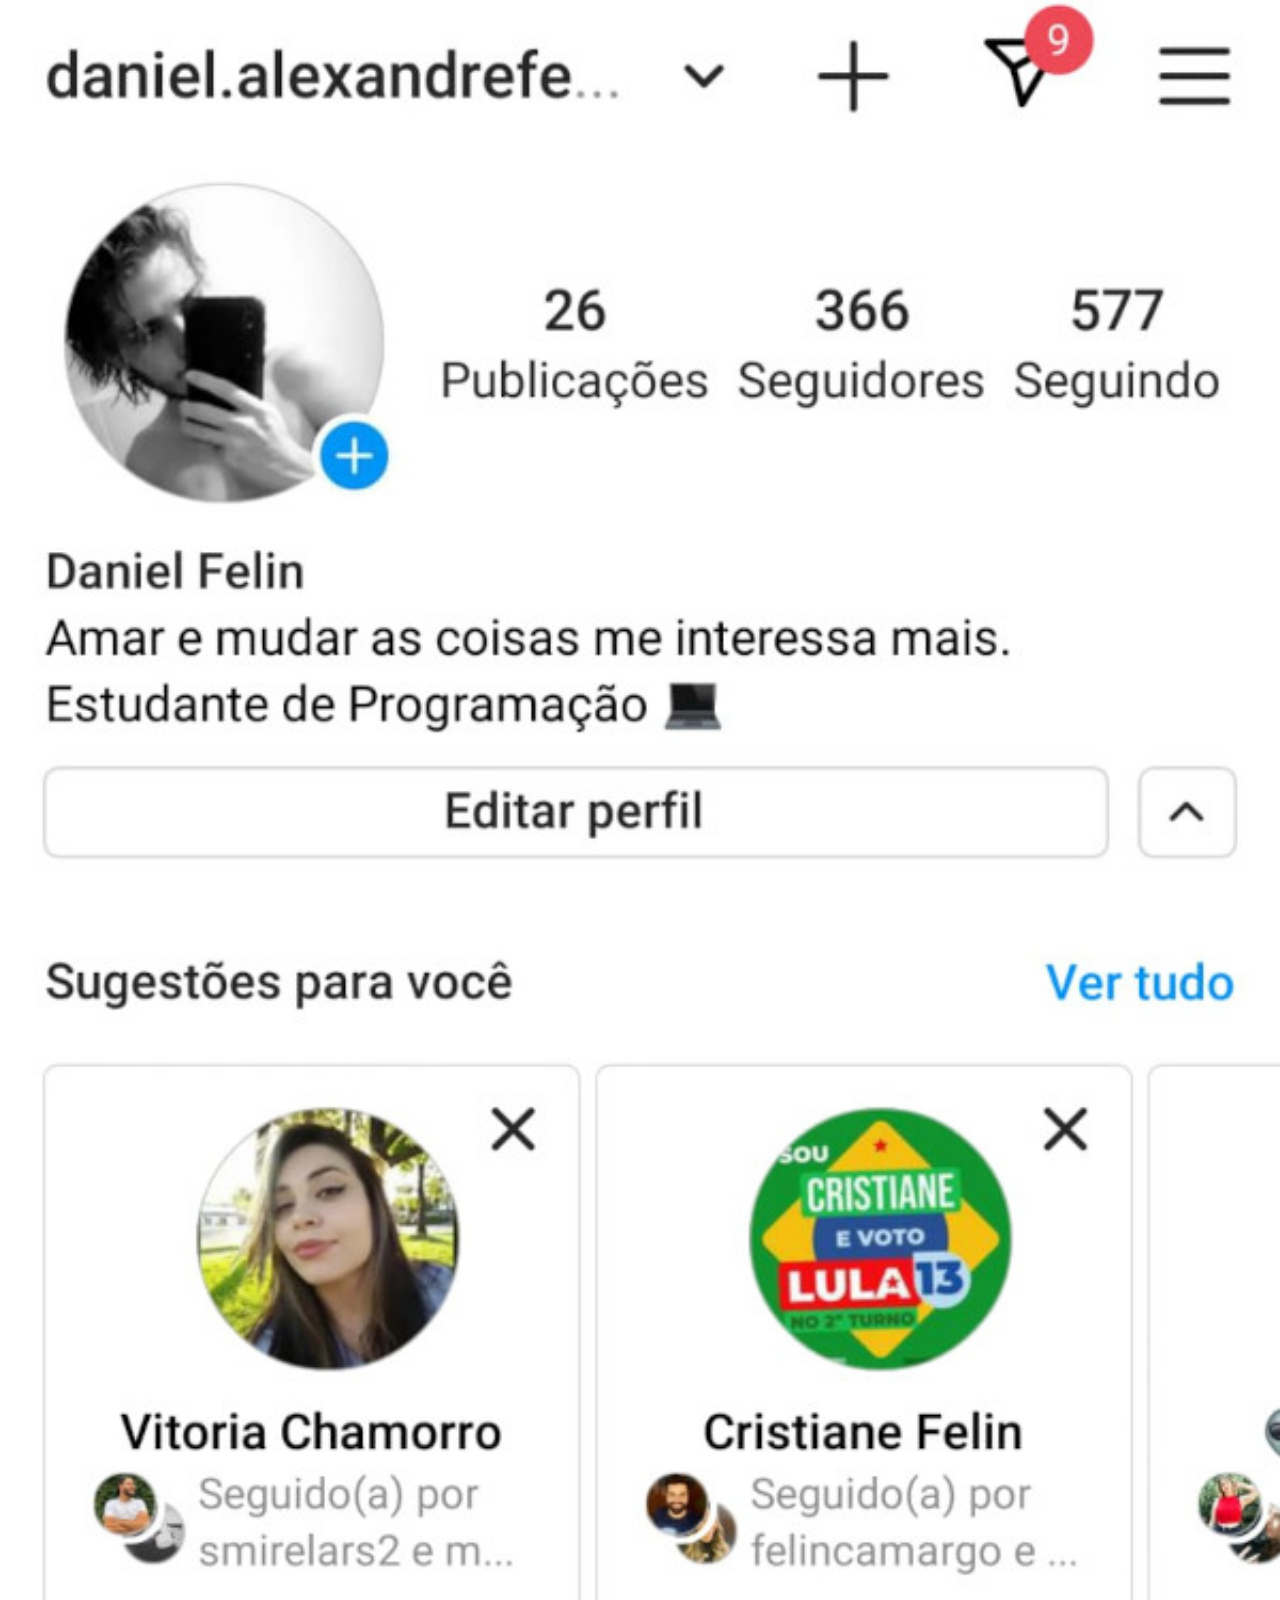
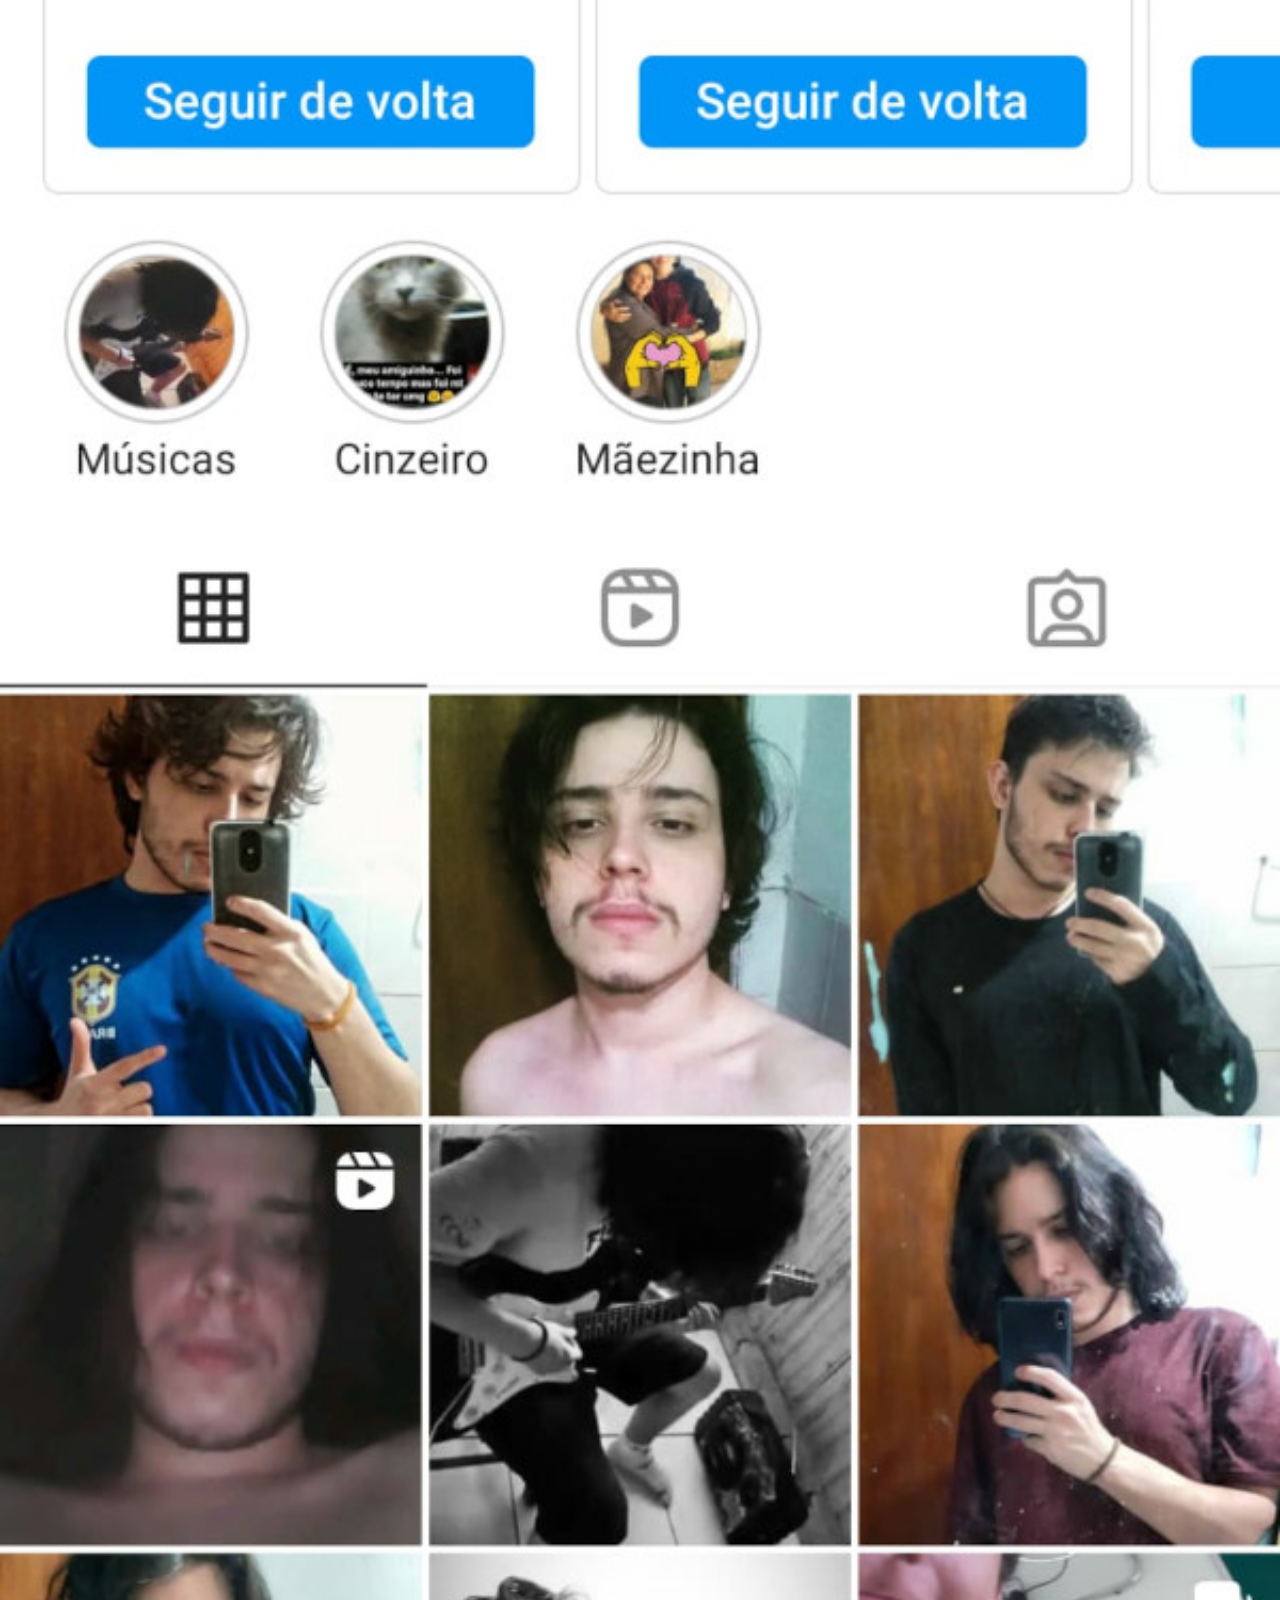
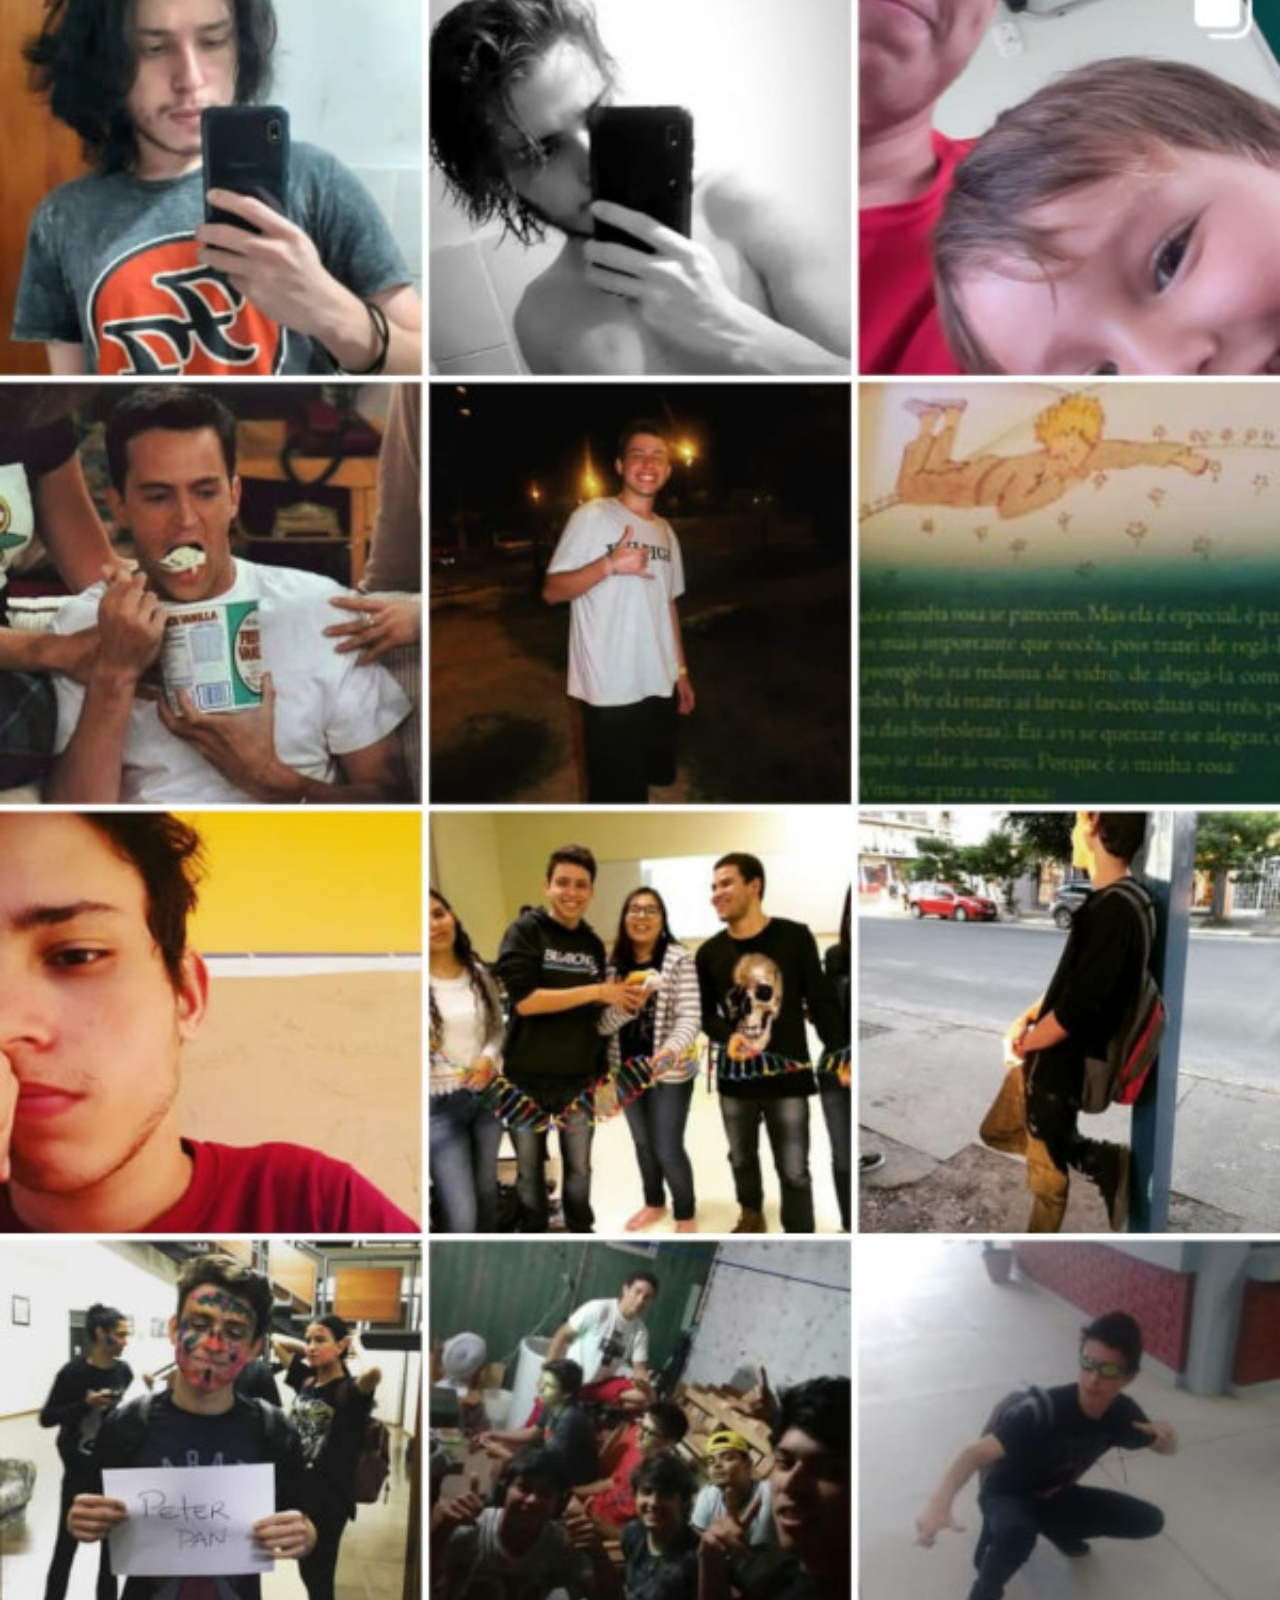
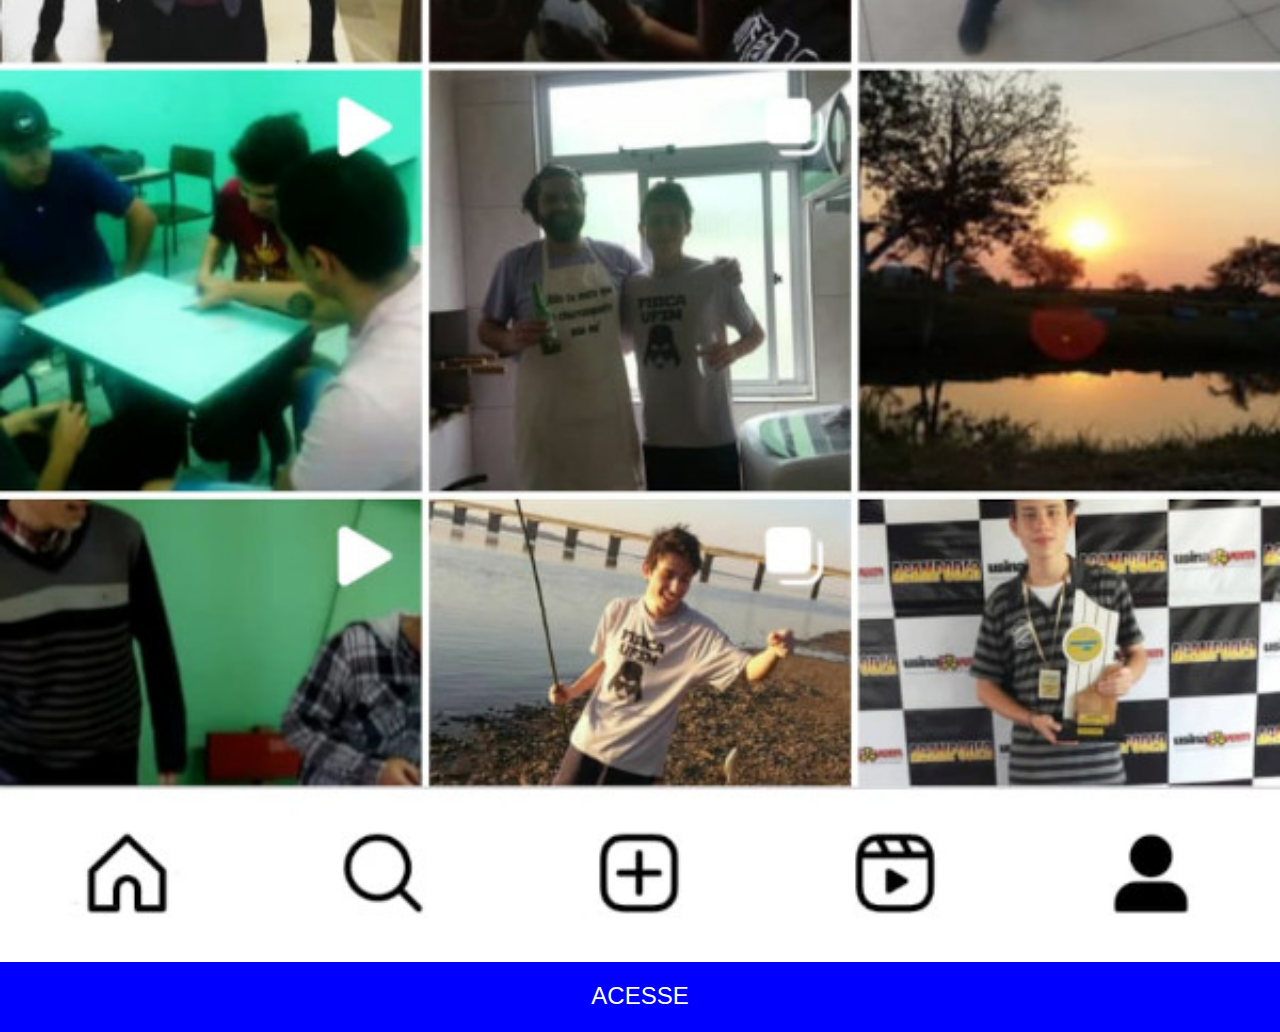
<file: instagram.html>
<!DOCTYPE html>
<html lang="pt-br">
<head>
    <meta charset="UTF-8">
    <meta http-equiv="X-UA-Compatible" content="IE=edge">
    <meta name="viewport" content="width=device-width, initial-scale=1.0">
    <title>Document</title>
    <link rel="stylesheet" href="estilo/sociais.css">
</head>
<body>
    <img src="imagens/tela-insta.jpeg" alt="instagram">
    <a href="https://www.instagram.com/daniel.alexandrefelin/" target="_blank">ACESSE</a>
</body>
</html>
</file>
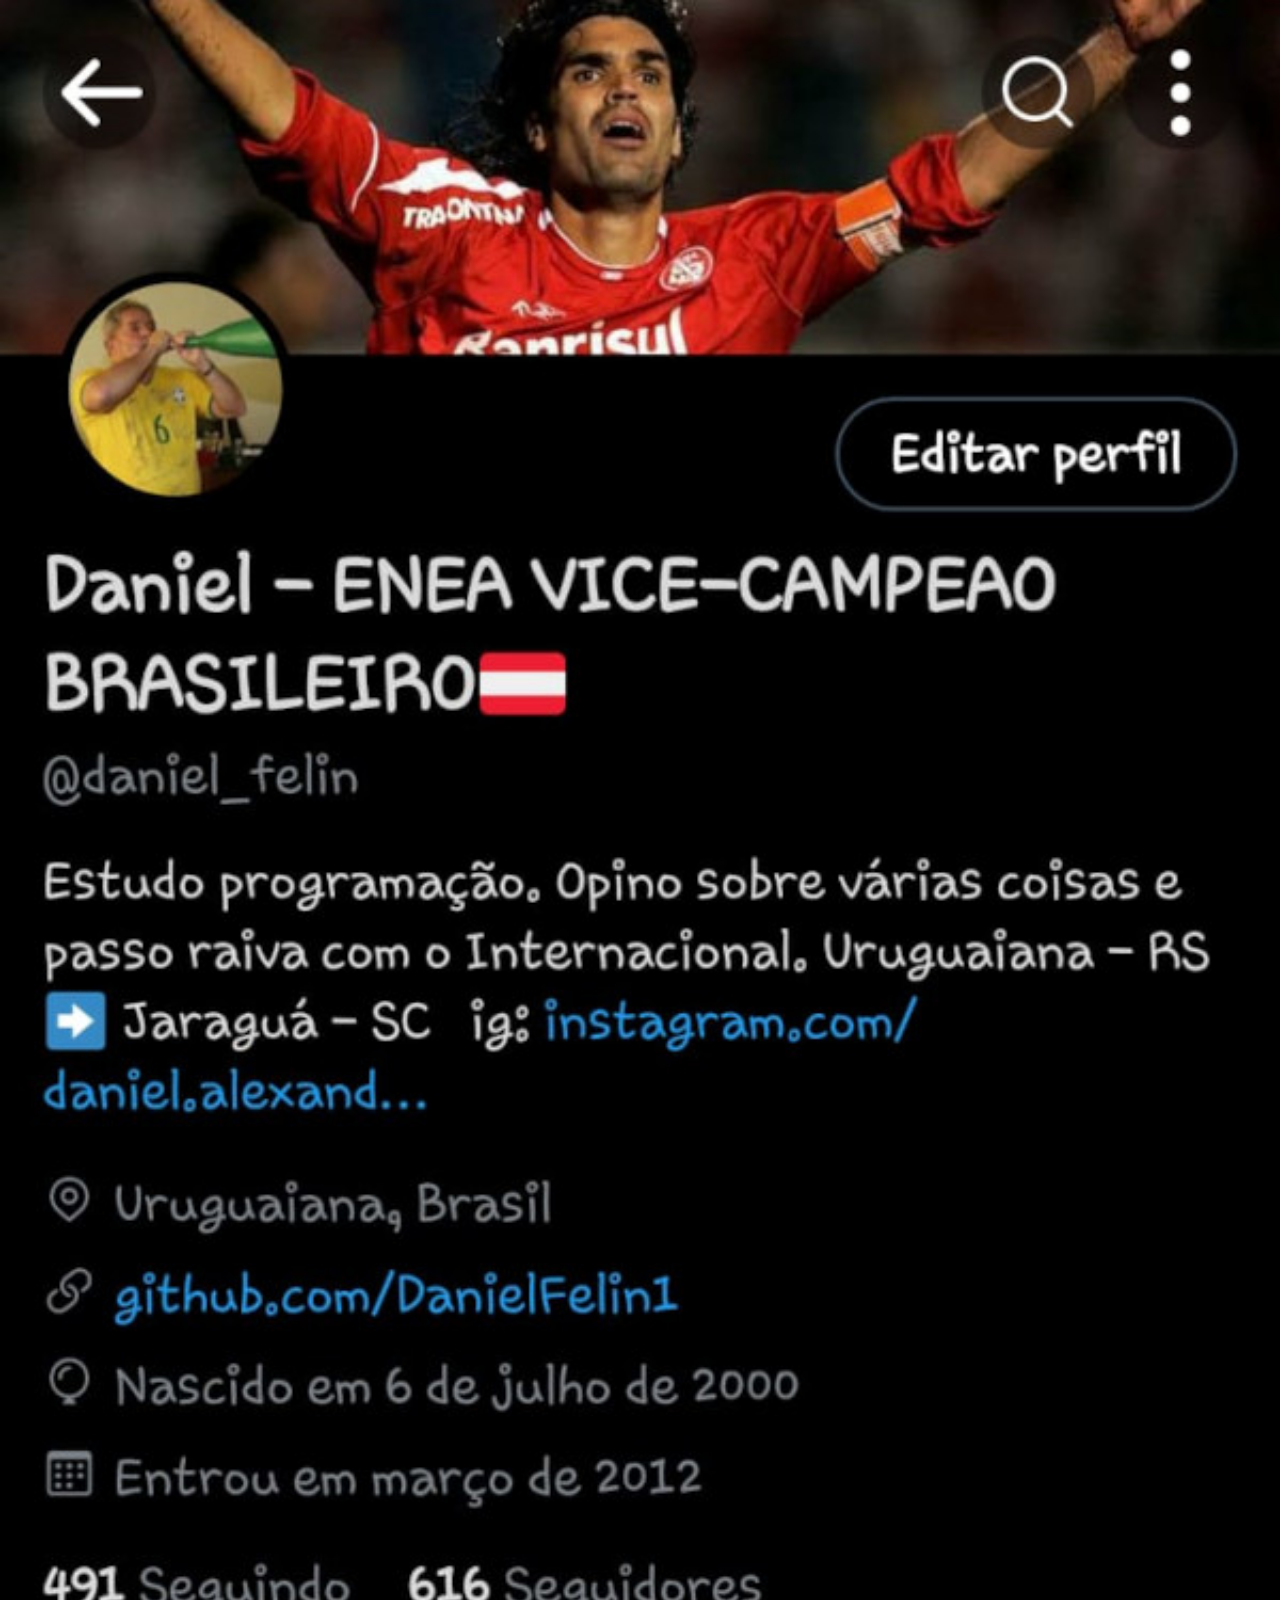
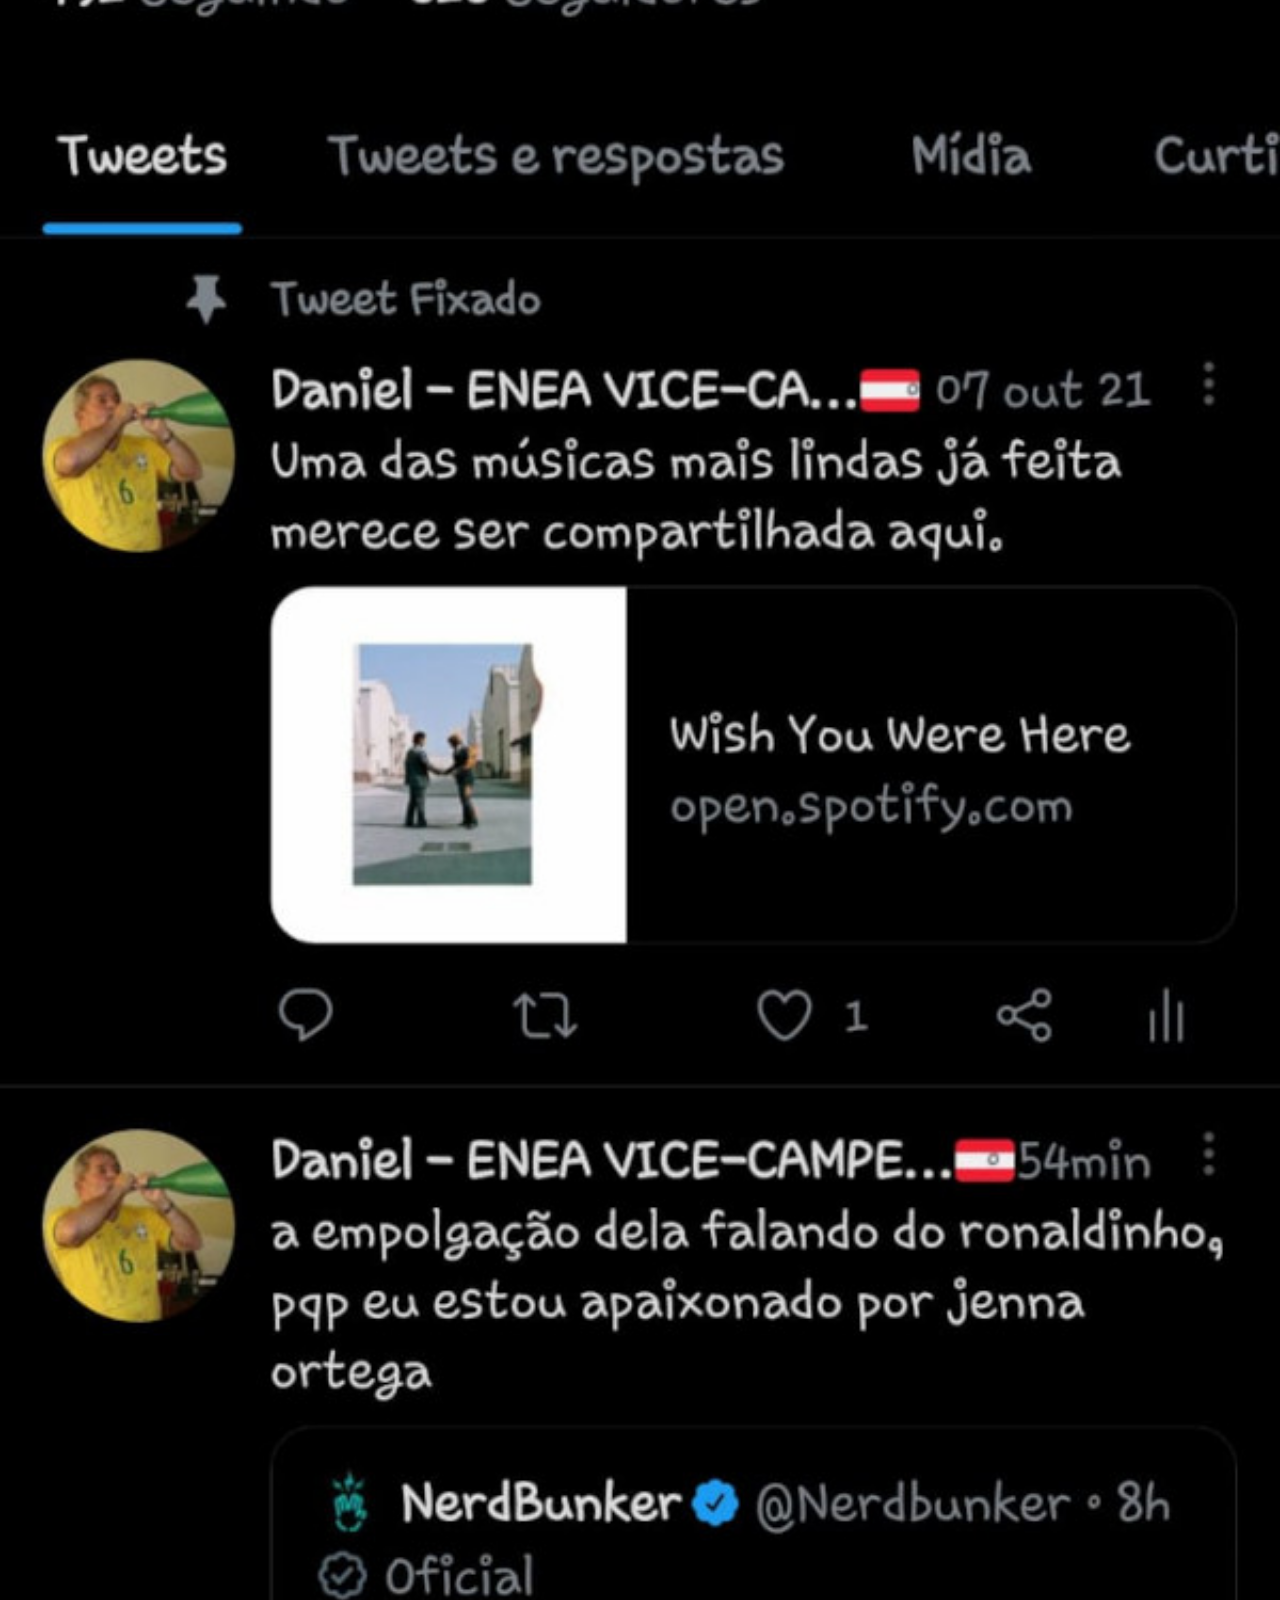
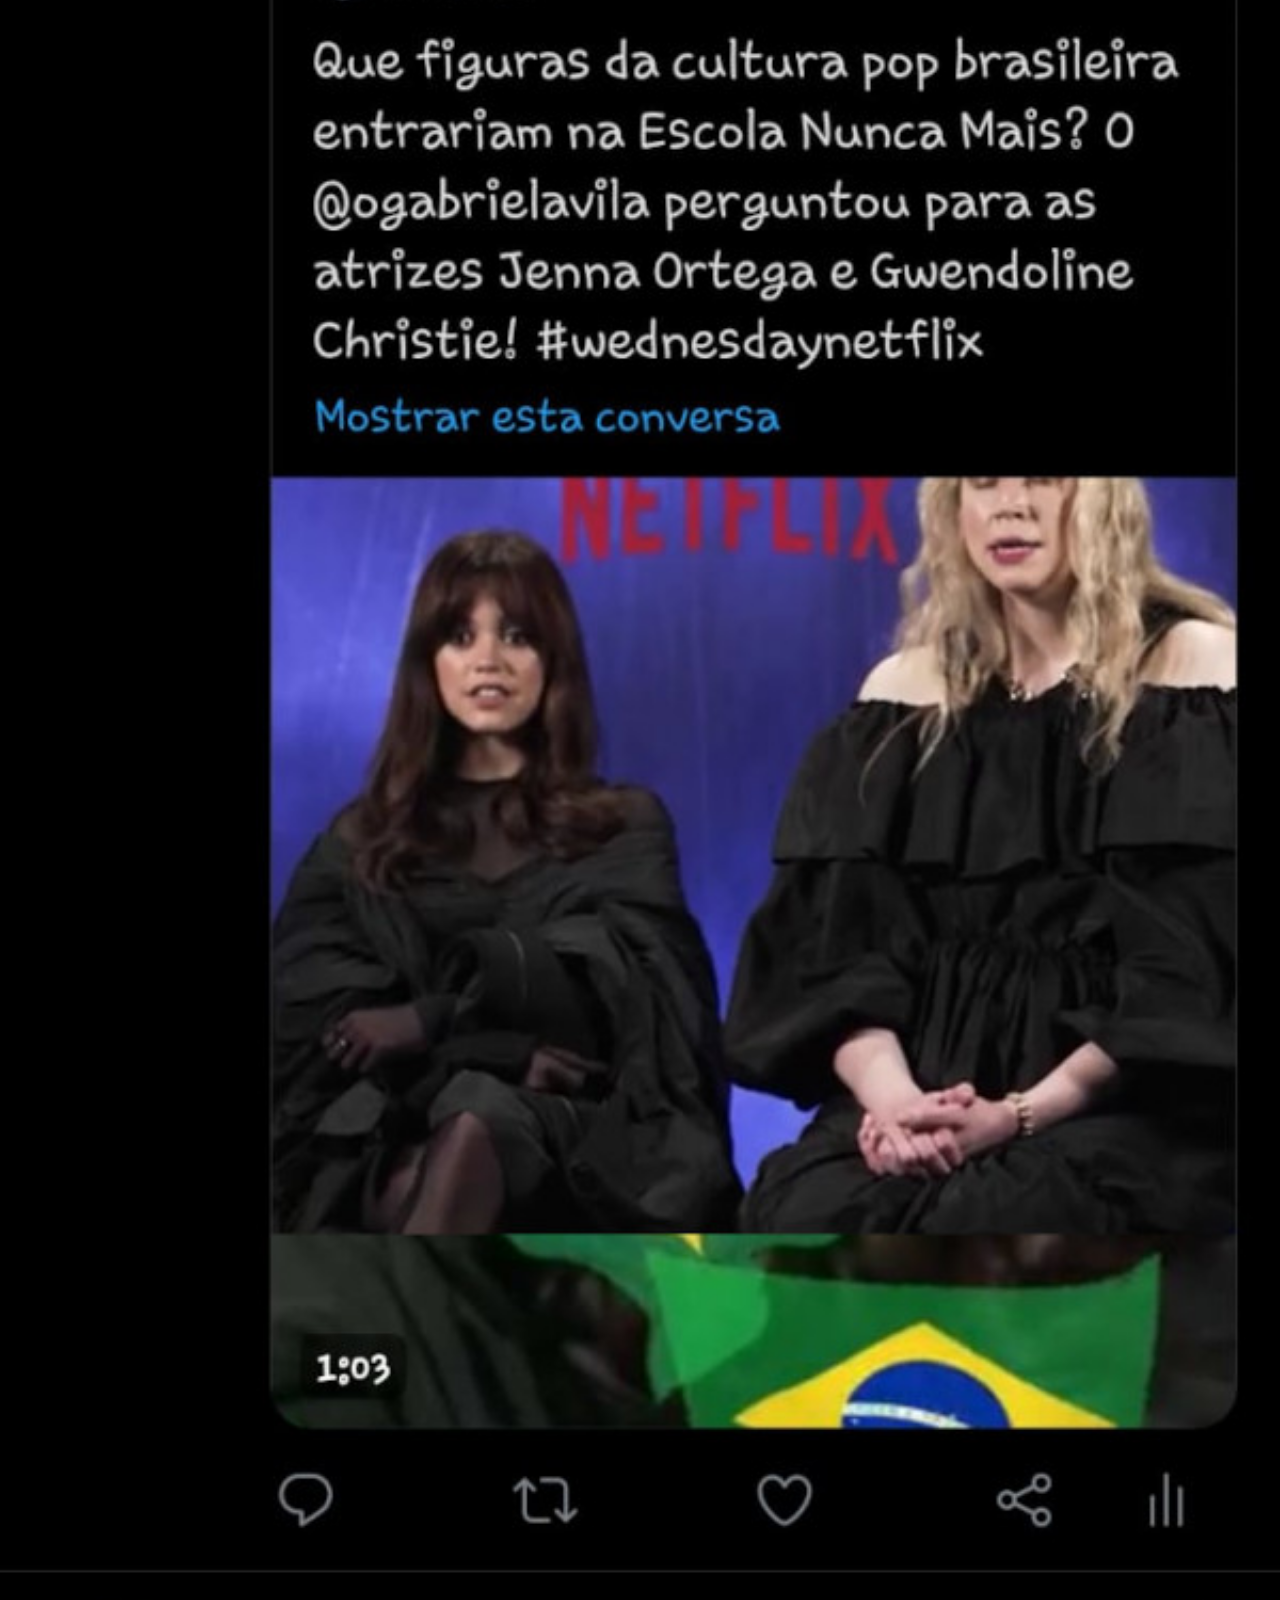
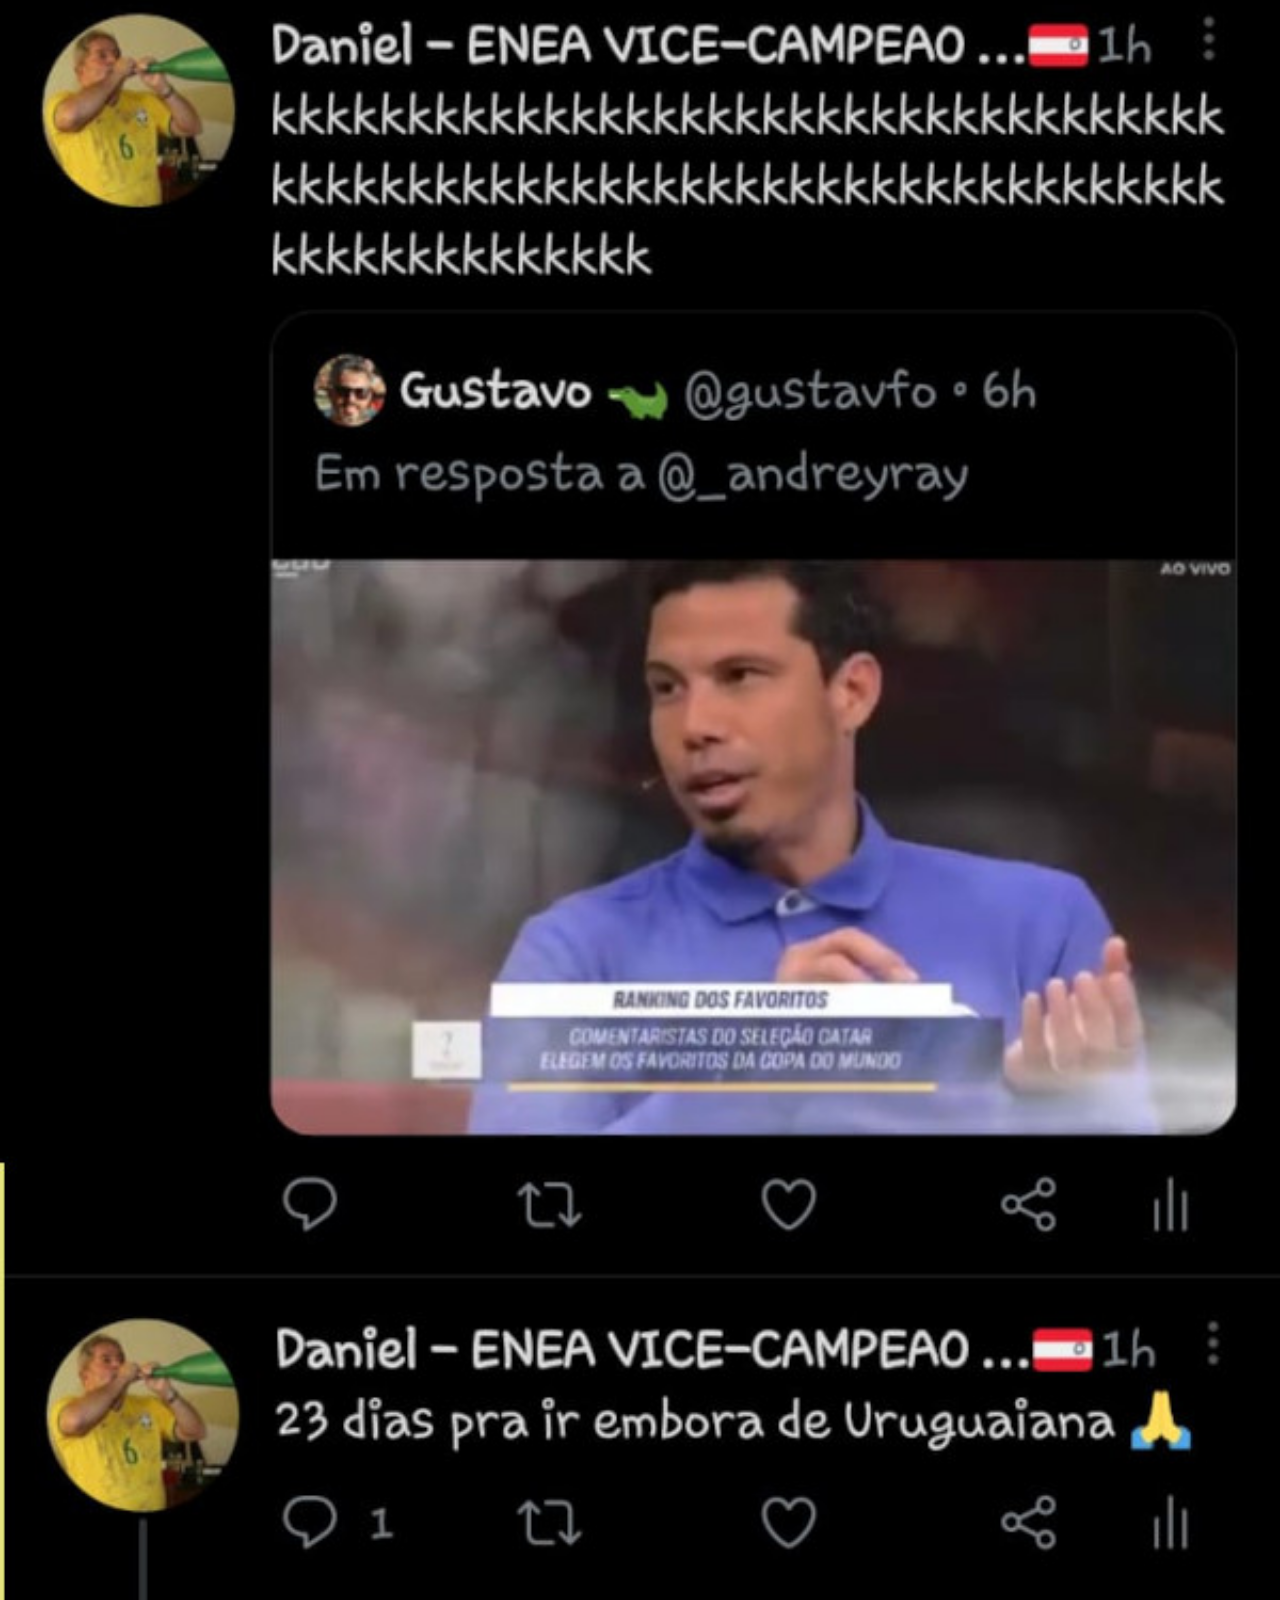
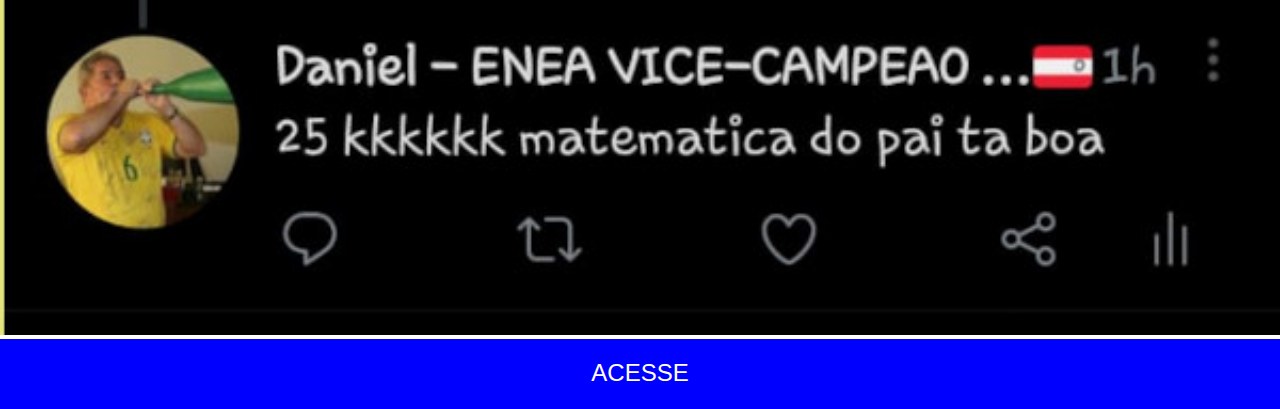
<file: twitter.html>
<!DOCTYPE html>
<html lang="pt-br">
<head>
    <meta charset="UTF-8">
    <meta http-equiv="X-UA-Compatible" content="IE=edge">
    <meta name="viewport" content="width=device-width, initial-scale=1.0">
    <title>Document</title>
    <link rel="stylesheet" href="estilo/sociais.css">
</head>
<body>
    <img src="imagens/twitter.jpeg" alt="twitter">
    <a href="https://twitter.com/daniel_felin" target="_blank">ACESSE</a>  
</body>
</html>
</file>
<file: estilo/style.css>
@charset "UTF-8";

*{
    padding: 0%;
    margin: 0%;
}

html, body{
    width: 100vw;
    height: 100vh;
}

body.fundo{
    background-image: url('../imagens/espaço.jpg');
    background-size: cover;
    background-repeat: no-repeat;
    background-attachment: fixed;
}

main{
    height: 100vh;
    position: relative;
}

section.celular{
    background-image: url('../imagens/frame-iphone.png');
    width: 311px;
    height: 627px;
    background-repeat: no-repeat;
    position: absolute;
    left: 50%;
    top: 50%;
    transform: translate(-50%, -50%);
}

iframe{
    position: relative;
    left: 50%;
    top: 50%;
    width: 267px;
    height: 468px;
    transform: translate(-50%, -50%);
}

section  a{
    display:block;
    text-align: right;
}

section img{
    border-radius: 50%;
    width: 50px;
    margin: 15px;
    box-sizing: border-box;
    box-shadow: 3px 3px 7px rgba(0, 0, 0, 0.603);
}

section img:hover{
    border: 2px solid rgba(255, 255, 255, 0.671);
    transform: translate(-3px, -3px);
    transition: transform .3s;
    box-shadow: 5px 5px 10px rgba(0, 0, 0, 0.61);
}
</file>
<file: estilo/sociais.css>
@charset "UTF-8";

::-webkit-scrollbar{
    width: 0%;
    height: 0%;
}

*{
    padding: 0%;
    margin: 0%;
    font-family: Arial, Helvetica, sans-serif;
}
body img{
    width: 100vw;
    background-size: cover;
}

body > a{
    display: inline-block;
    font-size: 1.5em;
    width: 100vw;
    height: 50px;
    padding-top: 20px;
    background-color: blue;
    color: white;
    text-align: center;
    text-decoration: none;
}

body a:hover{
    background-color: rgb(23, 168, 216);
}
</file>
